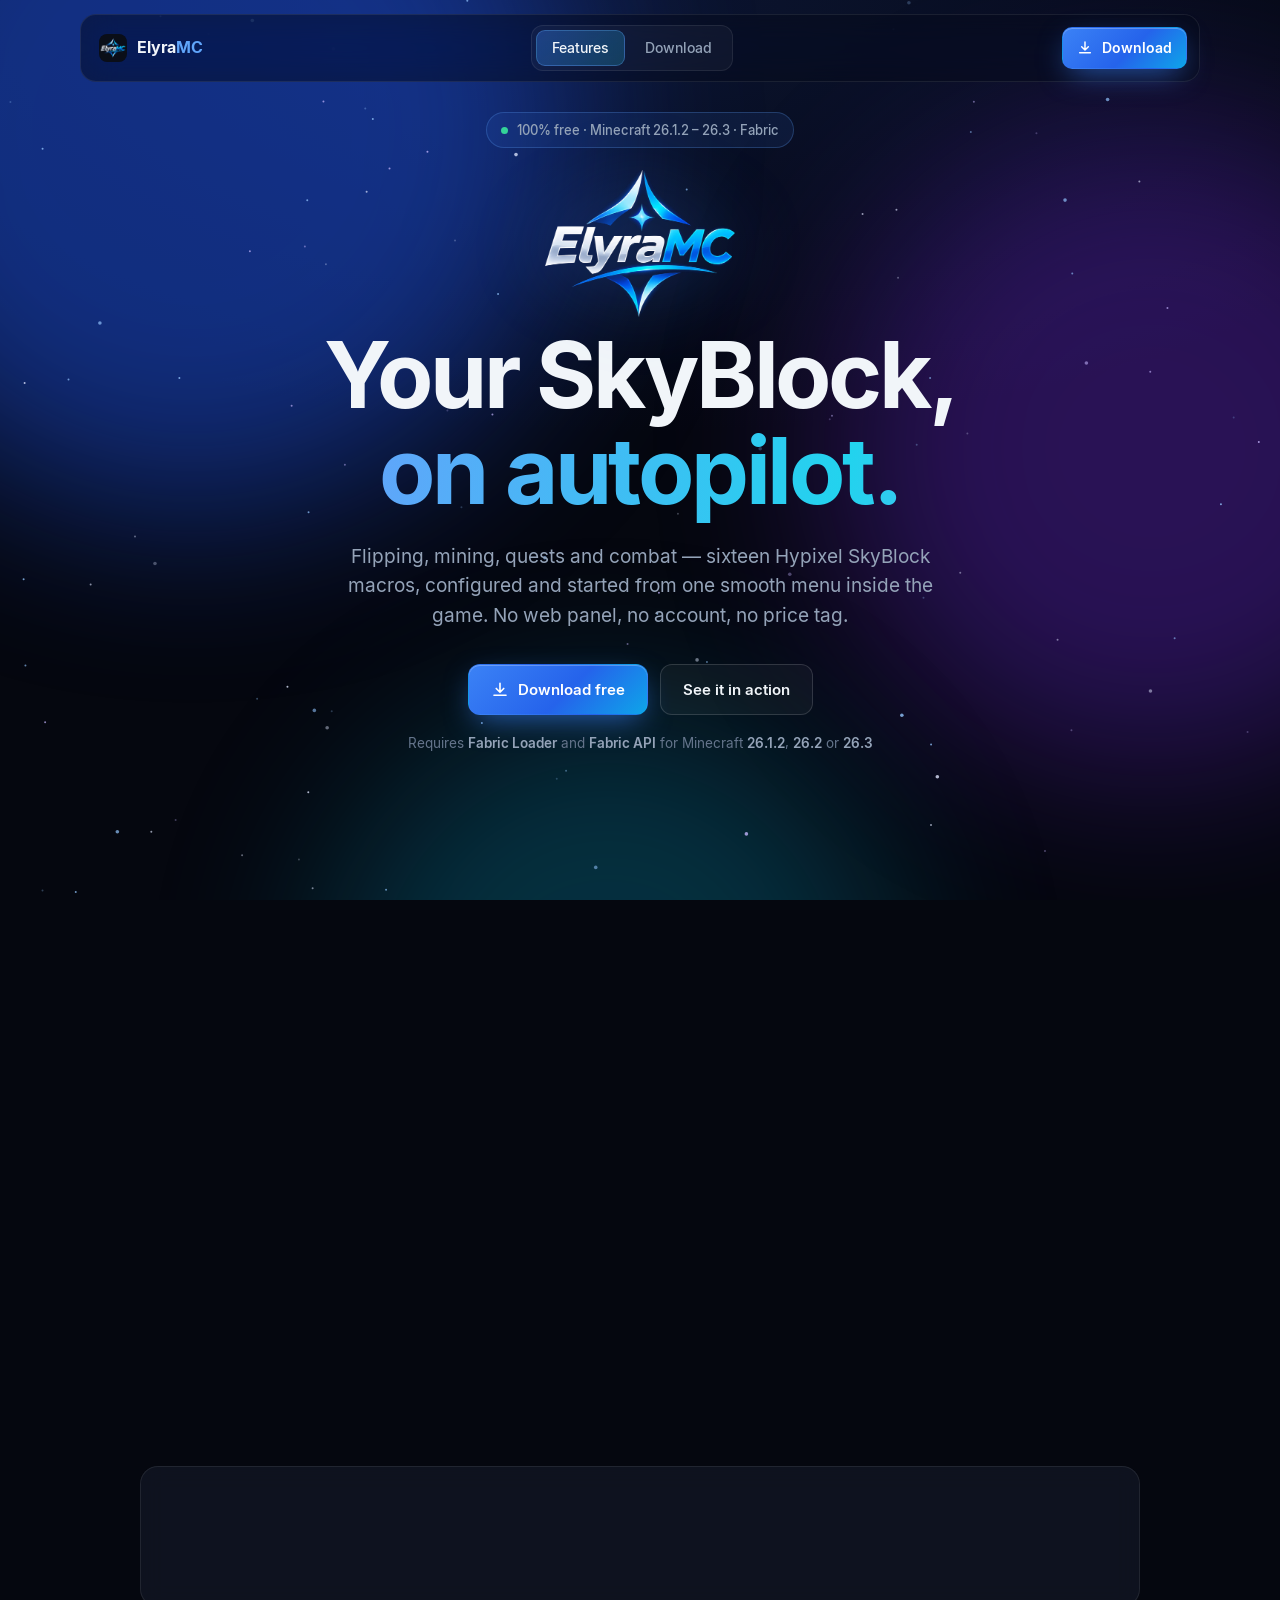
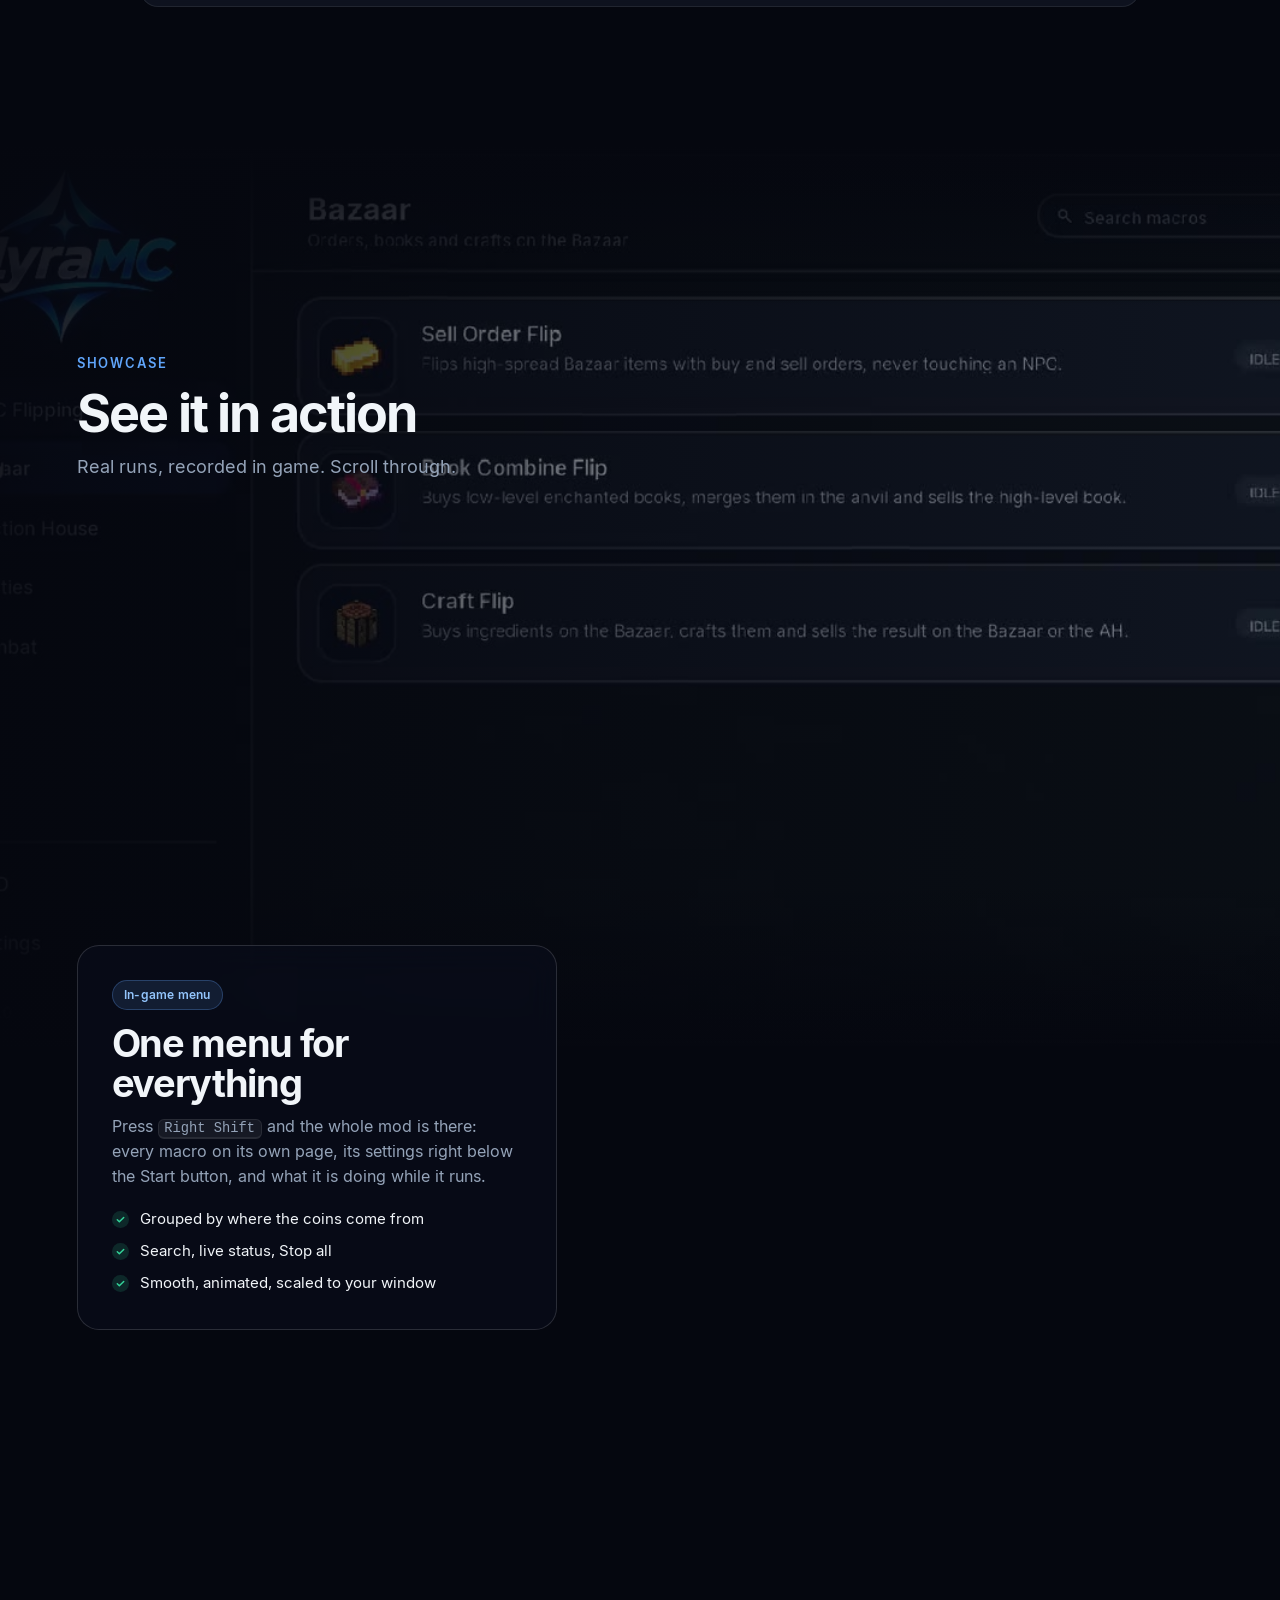
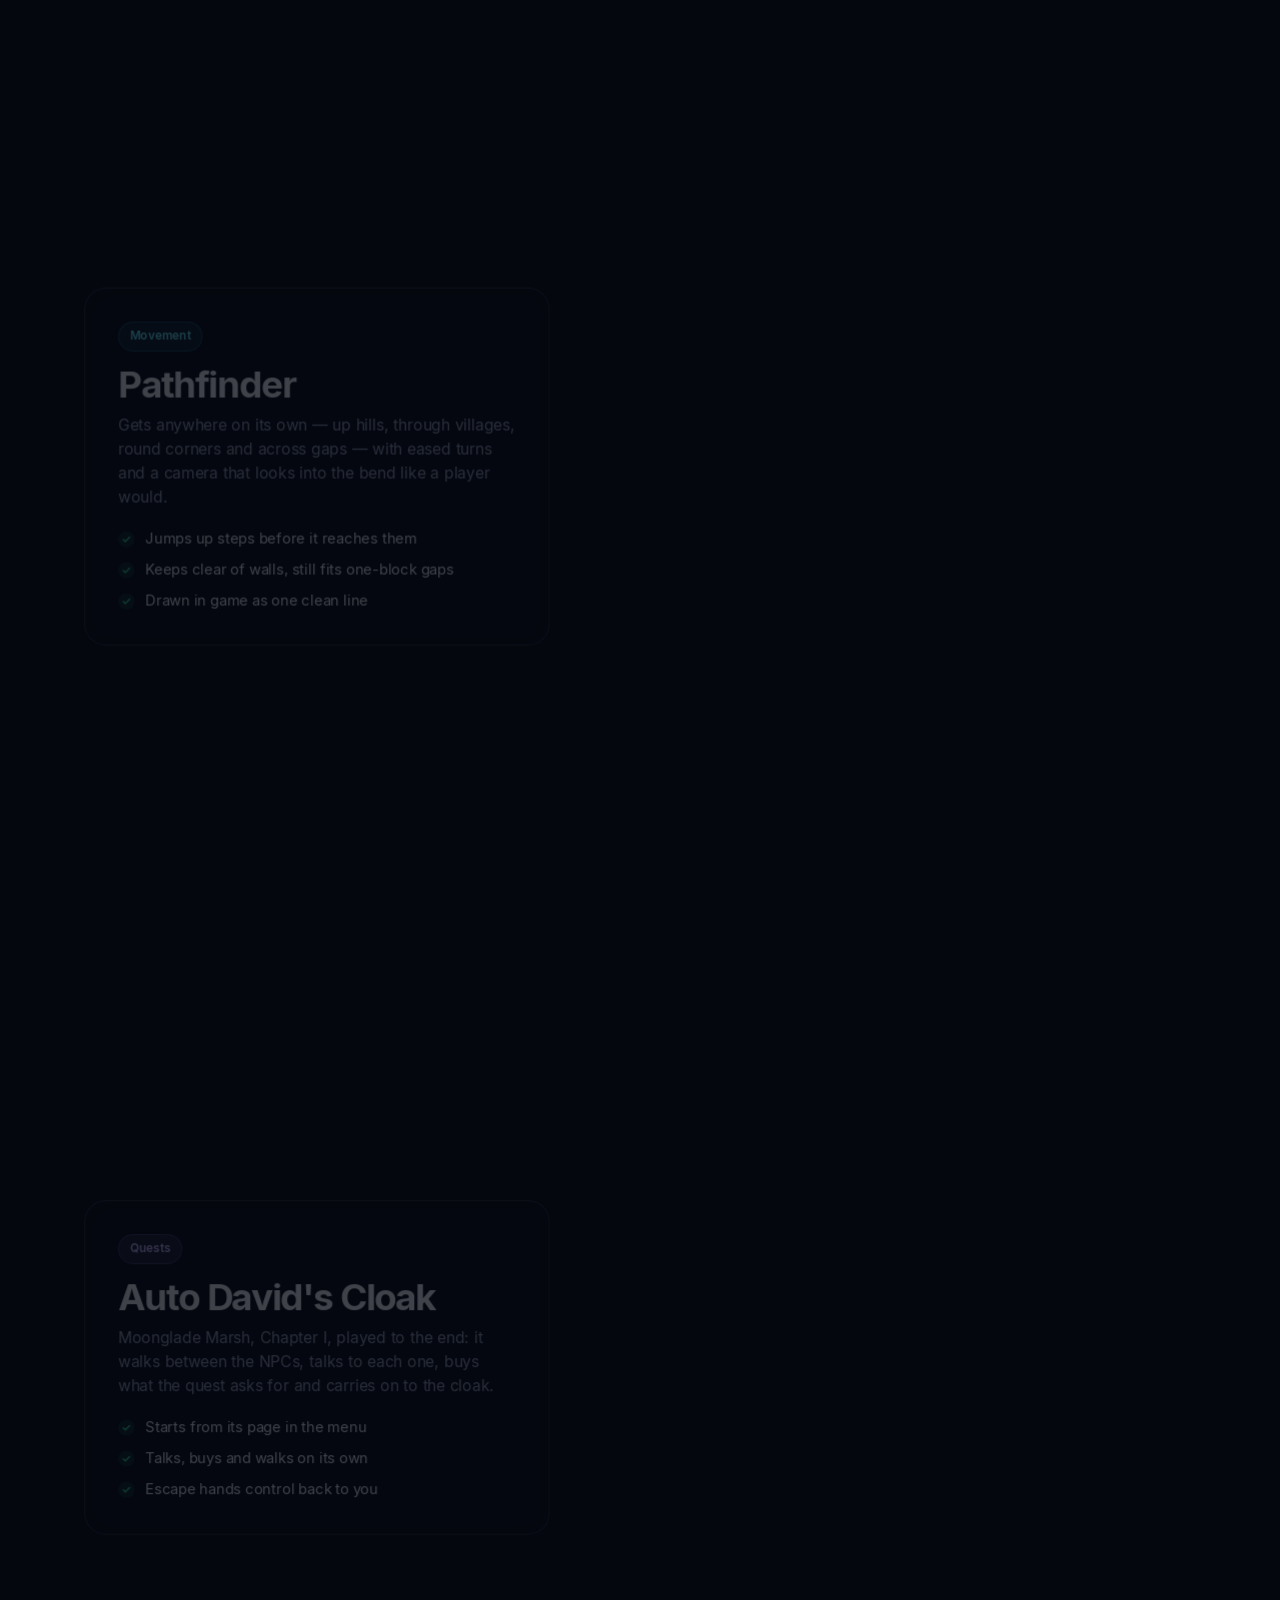
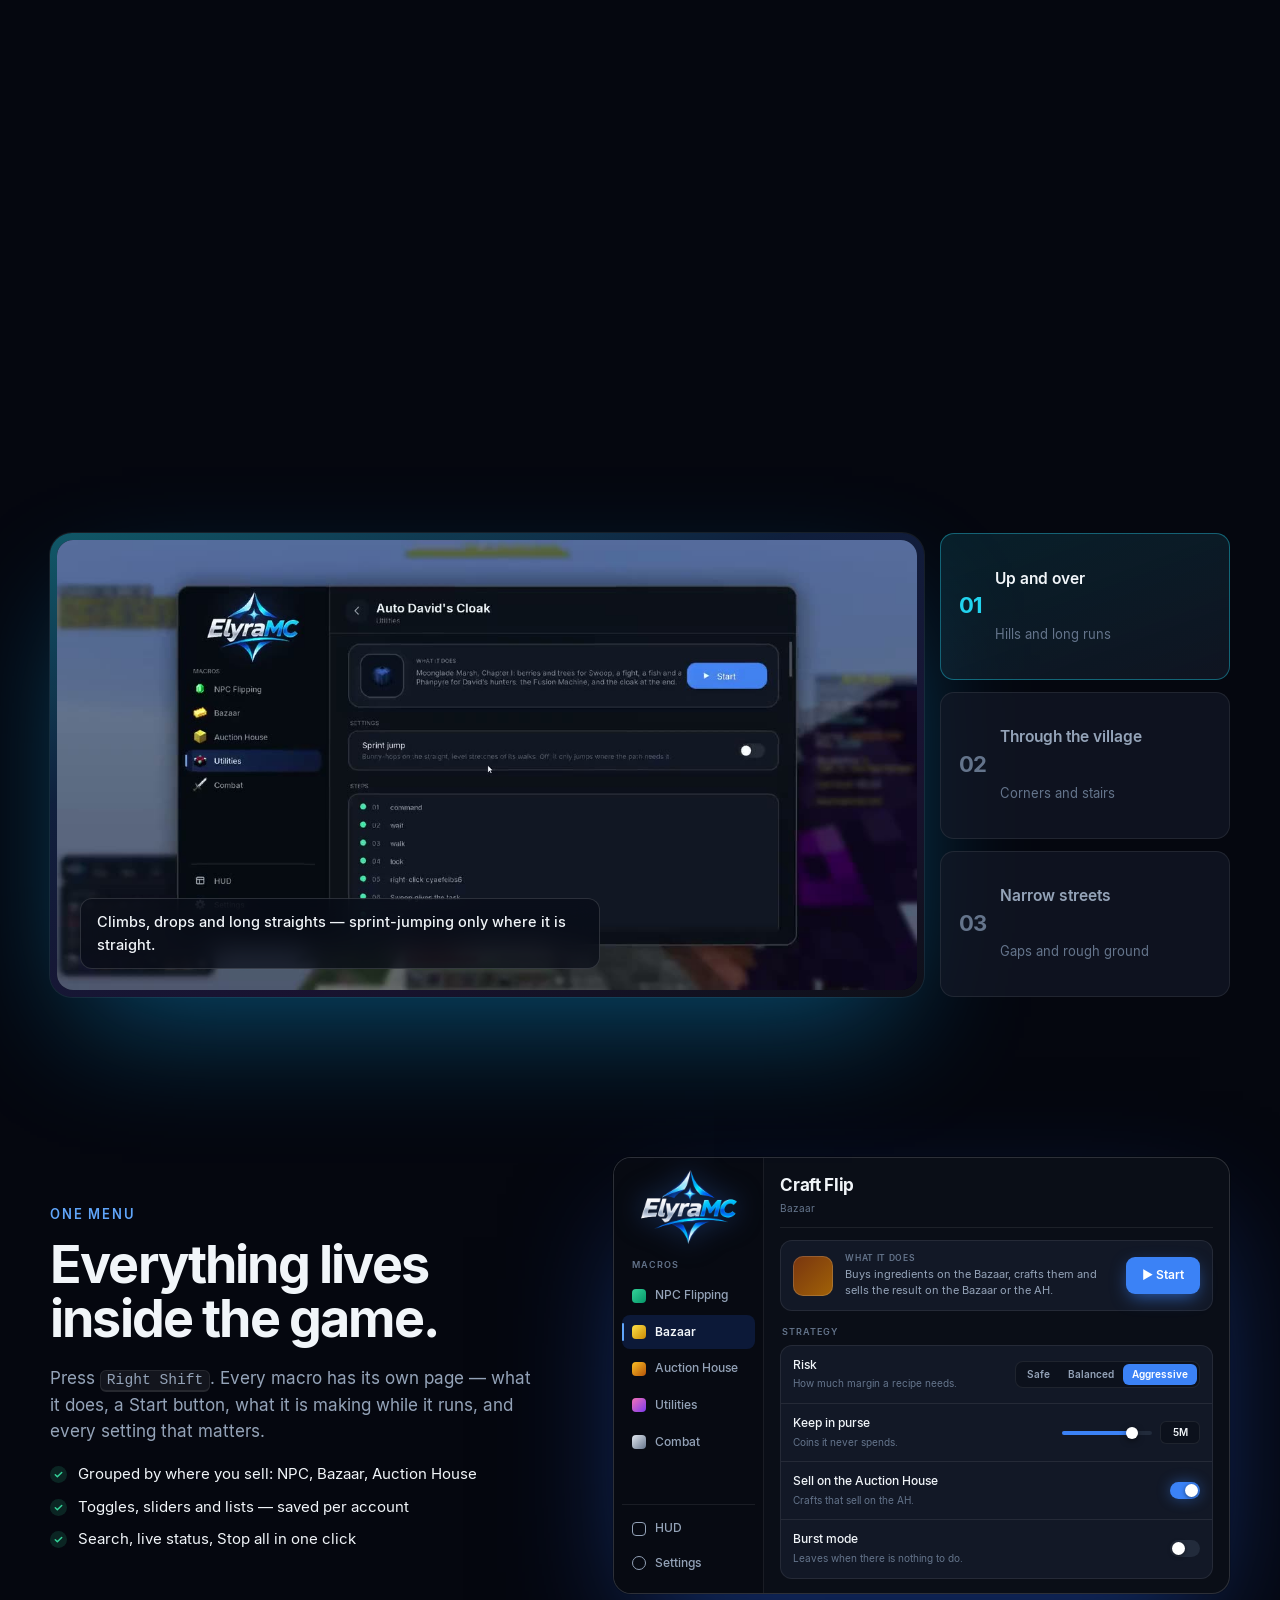
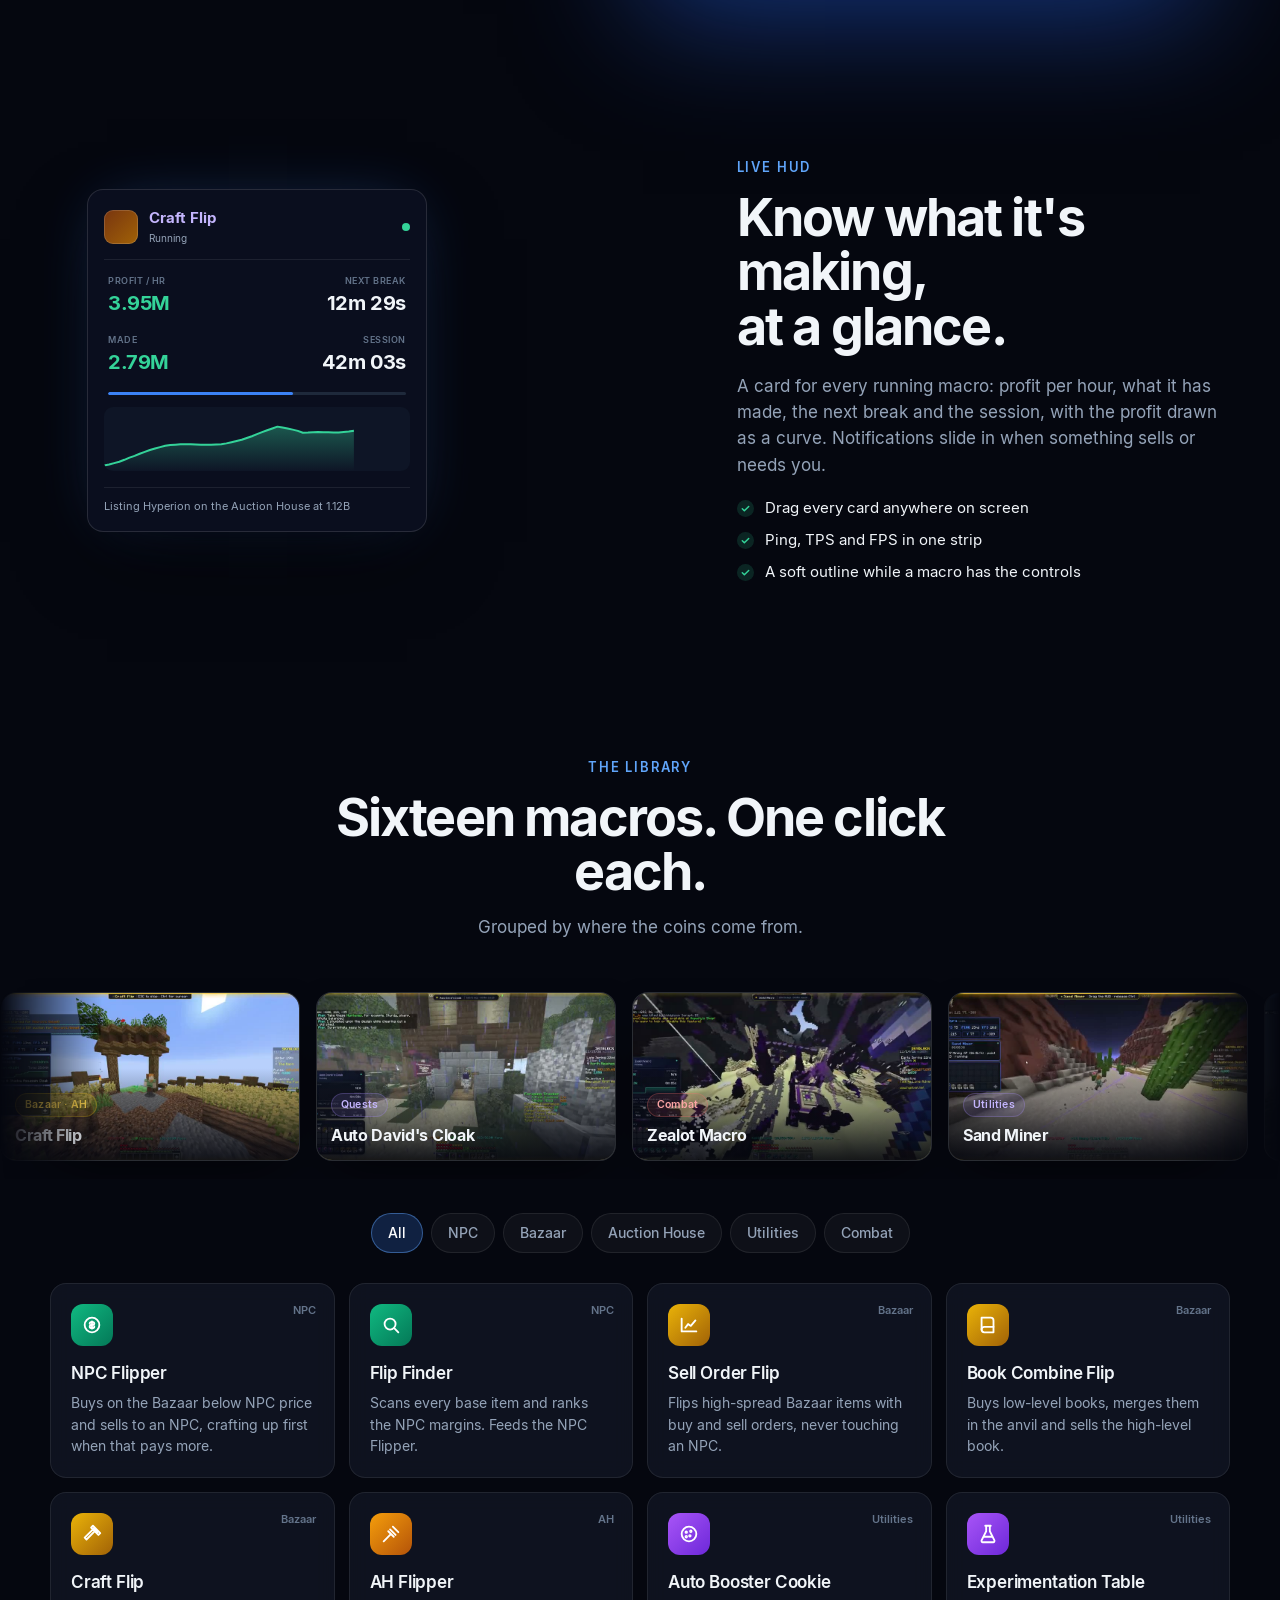
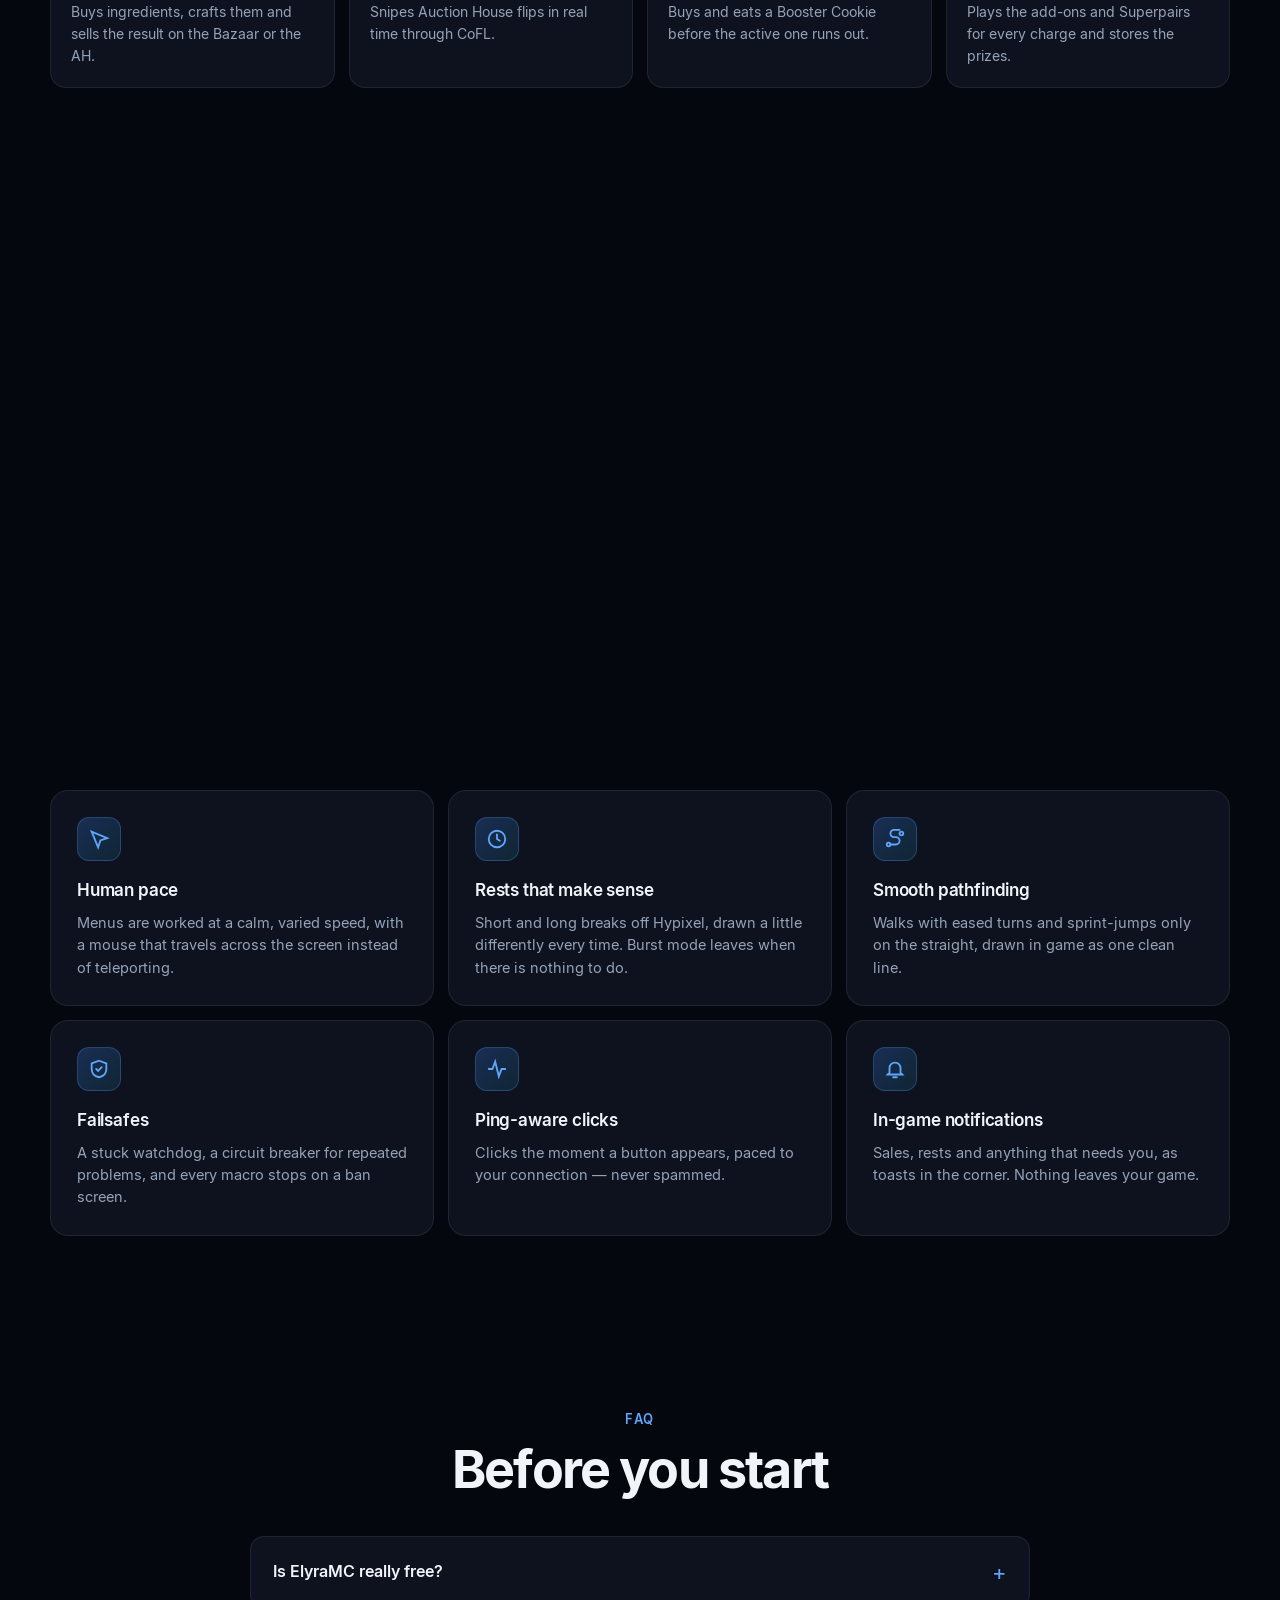
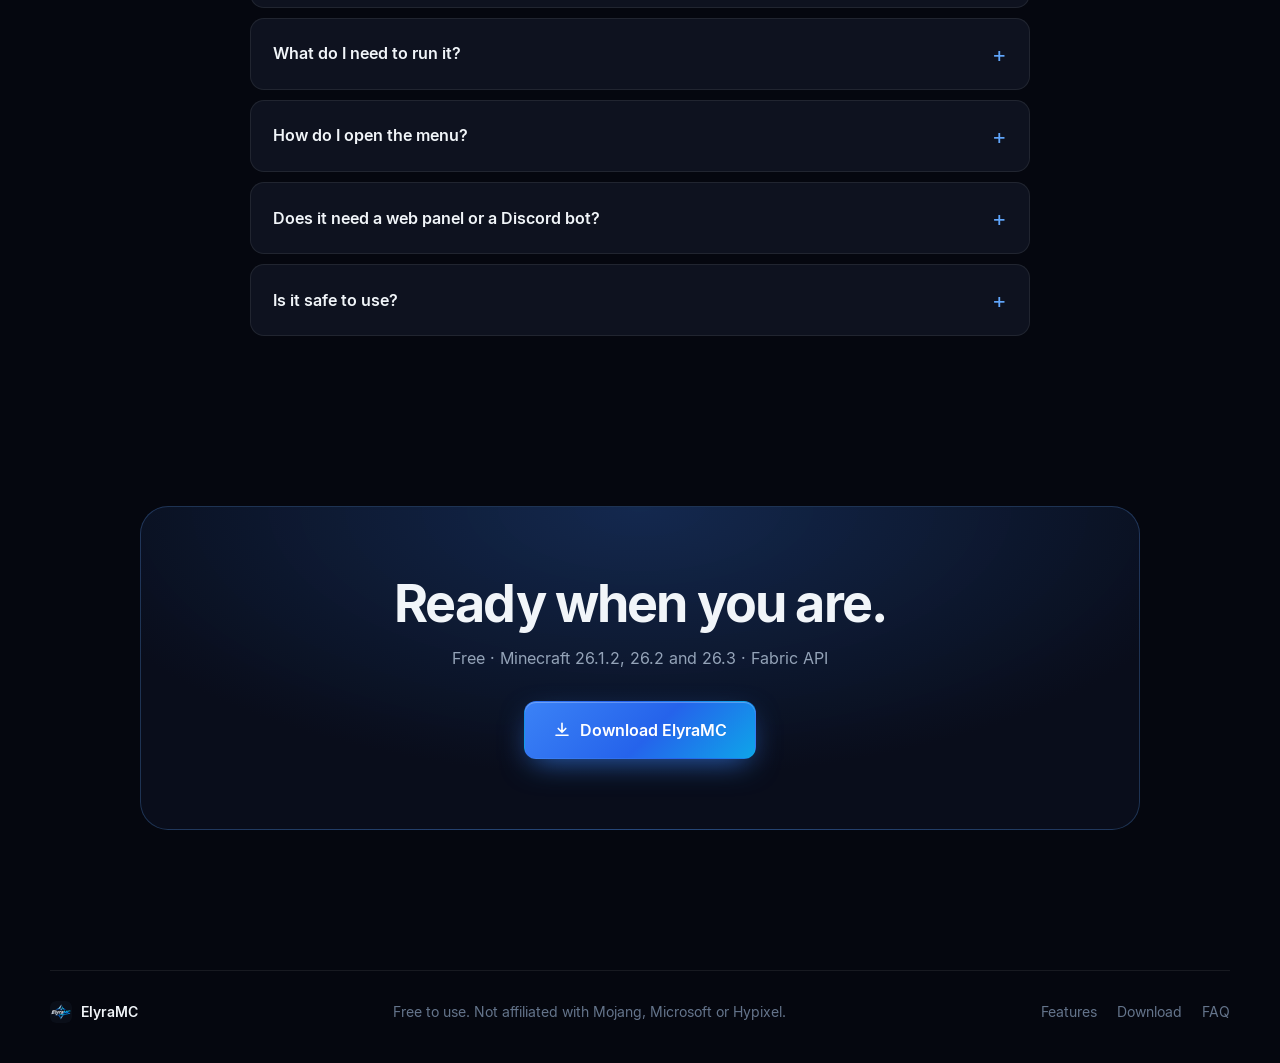
<file: index.html>
<!doctype html>
<html lang="en">
<head>
  <meta charset="utf-8">
  <meta name="viewport" content="width=device-width, initial-scale=1">
  <title>ElyraMC — Free Hypixel SkyBlock Macros</title>
  <meta name="description" content="ElyraMC is a free Fabric mod for Minecraft 26.1.2, 26.2 and 26.3 with Hypixel SkyBlock macros — flipping, mining, quests and combat — run from one smooth in-game menu.">
  <meta name="theme-color" content="#05070f">
  <meta name="robots" content="index, follow">
  <link rel="canonical" href="https://miniespe.github.io/elyramc/">
  <!-- Open Graph / Twitter: link previews + discovery -->
  <meta property="og:type" content="website">
  <meta property="og:site_name" content="ElyraMC">
  <meta property="og:title" content="ElyraMC — Free Hypixel SkyBlock Macros">
  <meta property="og:description" content="A free Fabric mod for Minecraft 26.1.2, 26.2 and 26.3: Hypixel SkyBlock macros — flipping, mining, quests and combat — from one in-game menu.">
  <meta property="og:url" content="https://miniespe.github.io/elyramc/">
  <meta property="og:image" content="https://miniespe.github.io/elyramc/assets/img/shot-title.png">
  <meta name="twitter:card" content="summary_large_image">
  <meta name="twitter:title" content="ElyraMC — Free Hypixel SkyBlock Macros">
  <meta name="twitter:description" content="Free Fabric mod for Minecraft 26.1.2, 26.2 and 26.3 — Hypixel SkyBlock macros from one in-game menu.">
  <meta name="twitter:image" content="https://miniespe.github.io/elyramc/assets/img/shot-title.png">
  <link rel="icon" href="assets/img/icon.png">
  <link rel="stylesheet" href="style.css">
</head>
<body>
  <canvas id="sky" aria-hidden="true"></canvas>
  <div class="aurora" aria-hidden="true"><span></span><span></span><span></span></div>

  <header class="nav" id="nav">
    <a class="brand" href="#features" data-tab="features">
      <img src="assets/img/icon.png" alt="" width="28" height="28">
      <span>Elyra<b>MC</b></span>
    </a>
    <nav class="tabs" role="tablist">
      <a href="#features" data-tab="features" role="tab">Features</a>
      <a href="#download" data-tab="download" role="tab">Download</a>
      <span class="tab-pill" aria-hidden="true"></span>
    </nav>
    <a class="btn btn-primary btn-sm" href="#download" data-tab="download">
      <svg viewBox="0 0 24 24" aria-hidden="true"><path d="M12 3v12m0 0l-5-5m5 5l5-5M4 19h16"/></svg>
      Download
    </a>
  </header>

  <!-- ═══════════════════════════════ FEATURES ═══════════════════════════════ -->
  <main class="view" id="view-features">

    <section class="hero">
      <div class="badge reveal"><span class="dot"></span>100% free · Minecraft 26.1.2 – 26.3 · Fabric</div>
      <img class="hero-logo reveal" src="assets/img/logo.png" alt="ElyraMC" width="512" height="395">
      <h1 class="reveal">Your SkyBlock,<br><span class="grad">on autopilot.</span></h1>
      <p class="lead reveal">Flipping, mining, quests and combat — sixteen Hypixel SkyBlock macros, configured and started from one smooth menu inside the game. No web panel, no account, no price tag.</p>
      <div class="cta reveal">
        <a class="btn btn-primary" href="#download" data-tab="download">
          <svg viewBox="0 0 24 24" aria-hidden="true"><path d="M12 3v12m0 0l-5-5m5 5l5-5M4 19h16"/></svg>
          Download free
        </a>
        <a class="btn btn-ghost" href="#showcase">See it in action</a>
      </div>
      <p class="req reveal">Requires <b>Fabric Loader</b> and <b>Fabric API</b> for Minecraft <b>26.1.2</b>, <b>26.2</b> or <b>26.3</b></p>

      <div class="hero-shot reveal">
        <div class="frame">
          <video src="assets/video/title.mp4" poster="assets/video/title.jpg" autoplay muted loop playsinline aria-label="ElyraMC's animated title screen in Minecraft"></video>
        </div>
      </div>
    </section>

    <section class="stats">
      <div class="stat reveal"><b data-count="16">0</b><span>macros</span></div>
      <div class="stat reveal"><b data-count="3">0</b><span>Minecraft versions</span></div>
      <div class="stat reveal"><b data-count="0">0</b><span>web panels</span></div>
      <div class="stat reveal"><b>Free</b><span>forever</span></div>
    </section>

    <!-- Showcase: the video behind the text changes as you scroll. -->
    <section class="showcase" id="showcase">
      <div class="showcase-stage" aria-hidden="true">
        <div class="video" data-local="assets/video/ui.mp4" data-poster="assets/video/ui.jpg"></div>
        <div class="video" data-local="assets/video/pf-1.mp4" data-poster="assets/video/pf-1.jpg"></div>
        <div class="video" data-local="assets/video/david.mp4" data-poster="assets/video/david.jpg"></div>
        <div class="stage-shade"></div>
      </div>
      <div class="showcase-head">
        <span class="eyebrow">Showcase</span>
        <h2>See it in action</h2>
        <p>Real runs, recorded in game. Scroll through.</p>
      </div>
      <div class="chapter" data-index="0">
        <div class="chapter-card">
          <span class="chip chip-ui">In-game menu</span>
          <h3>One menu for everything</h3>
          <p>Press <kbd>Right Shift</kbd> and the whole mod is there: every macro on its own page, its settings right below the Start button, and what it is doing while it runs.</p>
          <ul class="ticks"><li>Grouped by where the coins come from</li><li>Search, live status, Stop all</li><li>Smooth, animated, scaled to your window</li></ul>
        </div>
      </div>
      <div class="chapter" data-index="1">
        <div class="chapter-card">
          <span class="chip chip-path">Movement</span>
          <h3>Pathfinder</h3>
          <p>Gets anywhere on its own — up hills, through villages, round corners and across gaps — with eased turns and a camera that looks into the bend like a player would.</p>
          <ul class="ticks"><li>Jumps up steps before it reaches them</li><li>Keeps clear of walls, still fits one-block gaps</li><li>Drawn in game as one clean line</li></ul>
        </div>
      </div>
      <div class="chapter" data-index="2">
        <div class="chapter-card">
          <span class="chip chip-other">Quests</span>
          <h3>Auto David's Cloak</h3>
          <p>Moonglade Marsh, Chapter I, played to the end: it walks between the NPCs, talks to each one, buys what the quest asks for and carries on to the cloak.</p>
          <ul class="ticks"><li>Starts from its page in the menu</li><li>Talks, buys and walks on its own</li><li>Escape hands control back to you</li></ul>
        </div>
      </div>
    </section>

    <!-- The pathfinder on three different runs. -->
    <section class="pf" id="pathfinder">
      <div class="section-head reveal">
        <span class="eyebrow">Pathfinder</span>
        <h2>Any terrain. No snapping.</h2>
        <p>Three unedited runs. Pick one, or let them play through.</p>
      </div>
      <div class="pf-player reveal">
        <div class="pf-frame">
          <video id="pfVideo" muted playsinline preload="none" poster="assets/video/pf-1.jpg"></video>
          <div class="pf-caption" id="pfCaption"></div>
        </div>
        <div class="pf-tabs" role="tablist">
          <button class="on" role="tab" data-src="assets/video/pf-1.mp4" data-poster="assets/video/pf-1.jpg" data-cap="Climbs, drops and long straights — sprint-jumping only where it is straight.">
            <span class="pf-num">01</span><b>Up and over</b><small>Hills and long runs</small><i class="pf-prog"></i>
          </button>
          <button role="tab" data-src="assets/video/pf-2.mp4" data-poster="assets/video/pf-2.jpg" data-cap="Tight corners between houses, with the camera easing into each turn.">
            <span class="pf-num">02</span><b>Through the village</b><small>Corners and stairs</small><i class="pf-prog"></i>
          </button>
          <button role="tab" data-src="assets/video/pf-3.mp4" data-poster="assets/video/pf-3.jpg" data-cap="Narrow paths and broken ground, never brushing a wall or a fence.">
            <span class="pf-num">03</span><b>Narrow streets</b><small>Gaps and rough ground</small><i class="pf-prog"></i>
          </button>
        </div>
      </div>
    </section>

    <!-- The menu, live. -->
    <section class="split">
      <div class="split-text reveal">
        <span class="eyebrow">One menu</span>
        <h2>Everything lives<br>inside the game.</h2>
        <p>Press <kbd>Right Shift</kbd>. Every macro has its own page — what it does, a Start button, what it is making while it runs, and every setting that matters.</p>
        <ul class="ticks"><li>Grouped by where you sell: NPC, Bazaar, Auction House</li><li>Toggles, sliders and lists — saved per account</li><li>Search, live status, Stop all in one click</li></ul>
      </div>
      <div class="split-art reveal">
        <div class="mock-menu" id="mockMenu">
          <aside>
            <img src="assets/img/logo.png" alt="" class="mm-logo">
            <small>MACROS</small>
            <a class="mm-nav on"><i class="ic ic-npc"></i>NPC Flipping</a>
            <a class="mm-nav"><i class="ic ic-bz"></i>Bazaar</a>
            <a class="mm-nav"><i class="ic ic-ah"></i>Auction House</a>
            <a class="mm-nav"><i class="ic ic-ut"></i>Utilities</a>
            <a class="mm-nav"><i class="ic ic-cb"></i>Combat</a>
            <div class="mm-bottom"><a class="mm-nav"><i class="ic ic-hud"></i>HUD</a><a class="mm-nav"><i class="ic ic-set"></i>Settings</a></div>
          </aside>
          <div class="mm-main">
            <div class="mm-head"><div><b>Craft Flip</b><small>Bazaar</small></div><span class="mm-run">● 1 running</span></div>
            <div class="mm-hero">
              <div class="mm-tile"></div>
              <p><small>WHAT IT DOES</small>Buys ingredients on the Bazaar, crafts them and sells the result on the Bazaar or the AH.</p>
              <button class="mm-start" id="mmStart"><span>▶</span> Start</button>
            </div>
            <small class="mm-group">STRATEGY</small>
            <div class="mm-card">
              <div class="mm-row"><div><b>Risk</b><small>How much margin a recipe needs.</small></div><div class="seg" id="mmSeg"><span>Safe</span><span class="on">Balanced</span><span>Aggressive</span></div></div>
              <div class="mm-row"><div><b>Keep in purse</b><small>Coins it never spends.</small></div><div class="slider"><i id="mmSlide"></i><em id="mmSlideVal">2.5M</em></div></div>
              <div class="mm-row"><div><b>Sell on the Auction House</b><small>Crafts that sell on the AH.</small></div><div class="tgl on" data-tgl></div></div>
              <div class="mm-row"><div><b>Burst mode</b><small>Leaves when there is nothing to do.</small></div><div class="tgl" data-tgl></div></div>
            </div>
          </div>
        </div>
      </div>
    </section>

    <!-- The HUD, live. -->
    <section class="split split-rev">
      <div class="split-text reveal">
        <span class="eyebrow">Live HUD</span>
        <h2>Know what it's making,<br>at a glance.</h2>
        <p>A card for every running macro: profit per hour, what it has made, the next break and the session, with the profit drawn as a curve. Notifications slide in when something sells or needs you.</p>
        <ul class="ticks"><li>Drag every card anywhere on screen</li><li>Ping, TPS and FPS in one strip</li><li>A soft outline while a macro has the controls</li></ul>
      </div>
      <div class="split-art reveal">
        <div class="hud-wrap">
          <div class="hud-card">
            <div class="hud-head"><div class="hud-tile"></div><div><b>Craft Flip</b><small>Running</small></div><span class="live"></span></div>
            <div class="hud-grid">
              <div><small>PROFIT / HR</small><b class="good" data-money="4820000">0</b></div>
              <div class="r"><small>NEXT BREAK</small><b id="hudBreak">12m 30s</b></div>
              <div><small>MADE</small><b class="good" data-money="3410000">0</b></div>
              <div class="r"><small>SESSION</small><b id="hudSession">42m 02s</b></div>
            </div>
            <div class="hud-bar"><i></i></div>
            <svg class="hud-spark" viewBox="0 0 300 60" preserveAspectRatio="none" aria-hidden="true">
              <defs><linearGradient id="sparkFill" x1="0" y1="0" x2="0" y2="1"><stop offset="0" stop-color="#34d399" stop-opacity=".35"/><stop offset="1" stop-color="#34d399" stop-opacity="0"/></linearGradient></defs>
              <path class="spark-fill" d=""/><path class="spark-line" d=""/>
            </svg>
            <p class="hud-step">Listing Hyperion on the Auction House at 1.12B</p>
          </div>
          <div class="toast t1"><i class="tb good"></i><div><b>Sold Hyperion</b><small>+18.4M profit after tax</small></div></div>
          <div class="toast t2"><i class="tb warn"></i><div><b>Short rest</b><small>Back in 11 minutes</small></div></div>
        </div>
      </div>
    </section>

    <!-- Every macro. -->
    <section class="library" id="macros">
      <div class="section-head reveal">
        <span class="eyebrow">The library</span>
        <h2>Sixteen macros. One click each.</h2>
        <p>Grouped by where the coins come from.</p>
      </div>
      <!-- Real runs of a few of them, drifting sideways. Click one to watch it bigger. -->
      <div class="reel reveal" id="reel" aria-label="Macro clips">
        <div class="reel-track" id="reelTrack"></div>
      </div>
      <div class="filters reveal" id="filters">
        <button class="on" data-f="all">All</button>
        <button data-f="npc">NPC</button>
        <button data-f="bz">Bazaar</button>
        <button data-f="ah">Auction House</button>
        <button data-f="ut">Utilities</button>
        <button data-f="cb">Combat</button>
      </div>
      <div class="grid" id="grid"></div>
    </section>

    <!-- Why it holds up. -->
    <section class="why">
      <div class="section-head reveal">
        <span class="eyebrow">Under the hood</span>
        <h2>Built to look like a person.</h2>
      </div>
      <div class="why-grid">
        <div class="why-card reveal"><i class="wi wi-pace"></i><h4>Human pace</h4><p>Menus are worked at a calm, varied speed, with a mouse that travels across the screen instead of teleporting.</p></div>
        <div class="why-card reveal"><i class="wi wi-rest"></i><h4>Rests that make sense</h4><p>Short and long breaks off Hypixel, drawn a little differently every time. Burst mode leaves when there is nothing to do.</p></div>
        <div class="why-card reveal"><i class="wi wi-path"></i><h4>Smooth pathfinding</h4><p>Walks with eased turns and sprint-jumps only on the straight, drawn in game as one clean line.</p></div>
        <div class="why-card reveal"><i class="wi wi-safe"></i><h4>Failsafes</h4><p>A stuck watchdog, a circuit breaker for repeated problems, and every macro stops on a ban screen.</p></div>
        <div class="why-card reveal"><i class="wi wi-ping"></i><h4>Ping-aware clicks</h4><p>Clicks the moment a button appears, paced to your connection — never spammed.</p></div>
        <div class="why-card reveal"><i class="wi wi-bell"></i><h4>In-game notifications</h4><p>Sales, rests and anything that needs you, as toasts in the corner. Nothing leaves your game.</p></div>
      </div>
    </section>

    <section class="faq" id="faq">
      <div class="section-head reveal"><span class="eyebrow">FAQ</span><h2>Before you start</h2></div>
      <div class="faq-list">
        <details class="reveal"><summary>Is ElyraMC really free?</summary><p>Yes. No licence, no account, no subscription. Download the jar and play.</p></details>
        <details class="reveal"><summary>What do I need to run it?</summary><p>Minecraft <b>26.1.2</b>, <b>26.2</b> or <b>26.3</b> with <b>Fabric Loader</b> and <b>Fabric API</b> installed. ElyraMC is a single jar that goes in your <code>mods</code> folder — pick the one for your version on the Download page.</p></details>
        <details class="reveal"><summary>How do I open the menu?</summary><p>Join a world or a server and press <kbd>Right Shift</kbd>. You can change the key in the menu's Settings.</p></details>
        <details class="reveal"><summary>Does it need a web panel or a Discord bot?</summary><p>No. Everything — every macro, setting and notification — lives inside the game.</p></details>
        <details class="reveal"><summary>Is it safe to use?</summary><p>Macros are against Hypixel's rules, and no mod can promise you will never be caught. ElyraMC is built to behave like a person and stops everything on a ban screen, but you use it at your own risk.</p></details>
      </div>
    </section>

    <section class="final reveal">
      <h2>Ready when you are.</h2>
      <p>Free · Minecraft 26.1.2, 26.2 and 26.3 · Fabric API</p>
      <a class="btn btn-primary btn-lg" href="#download" data-tab="download">
        <svg viewBox="0 0 24 24" aria-hidden="true"><path d="M12 3v12m0 0l-5-5m5 5l5-5M4 19h16"/></svg>
        Download ElyraMC
      </a>
    </section>
  </main>

  <!-- ═══════════════════════════════ DOWNLOAD ═══════════════════════════════ -->
  <main class="view" id="view-download" hidden>
    <section class="dl">
      <div class="dl-head reveal">
        <span class="eyebrow">Download</span>
        <h1>Get Elyra<span class="grad">MC</span></h1>
        <p>One jar. Free, for good.</p>
      </div>

      <!-- Pick the Minecraft version; the card, the steps and the button follow it (app.js, VERSIONS). -->
      <div class="ver reveal">
        <span class="ver-label">Minecraft version</span>
        <div class="ver-seg" id="verSeg" role="radiogroup" aria-label="Minecraft version">
          <button role="radio" data-v="26.3">26.3<em>Latest</em></button>
          <button role="radio" data-v="26.2">26.2</button>
          <button role="radio" data-v="26.1.2">26.1.2</button>
          <span class="ver-pill" aria-hidden="true"></span>
        </div>
      </div>

      <div class="dl-card reveal" id="dlCard">
        <img src="assets/img/icon.png" alt="" class="dl-icon" width="72" height="72">
        <div class="dl-info">
          <b>ElyraMC <span data-dl="mod">1.1.0</span></b>
          <div class="dl-tags"><span>Minecraft <i data-dl="mc">26.1.2</i></span><span>Fabric</span><span data-dl="size">2.6 MB</span></div>
          <code class="dl-sha" title="SHA-256" data-dl="sha">SHA-256 da5a0fbd…3cbd2814</code>
        </div>
        <a class="btn btn-primary btn-lg" id="dlBtn" href="downloads/elyramc-1.1.0-26.1.2.jar" download>
          <svg viewBox="0 0 24 24" aria-hidden="true"><path d="M12 3v12m0 0l-5-5m5 5l5-5M4 19h16"/></svg>
          Download for <span data-dl="mc">26.1.2</span>
        </a>
      </div>

      <div class="steps">
        <div class="step reveal">
          <span class="num">1</span>
          <h4>Install Fabric Loader</h4>
          <p>Run the Fabric installer and pick Minecraft <b data-dl="mc">26.1.2</b>, or create a Fabric <span data-dl="mc">26.1.2</span> instance in Prism, MultiMC or Modrinth.</p>
          <a class="link" href="https://fabricmc.net/use/installer/" target="_blank" rel="noopener">fabricmc.net/use/installer ↗</a>
        </div>
        <div class="step reveal">
          <span class="num">2</span>
          <h4>Add Fabric API</h4>
          <p>Download Fabric API for <b data-dl="mc">26.1.2</b> and drop it into your <code>mods</code> folder. ElyraMC needs it to load.</p>
          <a class="link" id="fapiLink" href="https://modrinth.com/mod/fabric-api/versions?g=26.1.2" target="_blank" rel="noopener">modrinth.com/mod/fabric-api ↗</a>
        </div>
        <div class="step reveal">
          <span class="num">3</span>
          <h4>Drop in ElyraMC</h4>
          <p>Put <code data-dl="file">elyramc-1.1.0-26.1.2.jar</code> in the same <code>mods</code> folder, start the game, join SkyBlock and press <kbd>Right Shift</kbd>.</p>
        </div>
      </div>

      <div class="dl-note reveal">
        <i class="wi wi-safe"></i>
        <p>Macros are against Hypixel's rules. ElyraMC is free and comes with no warranty — use it at your own risk.</p>
      </div>

      <div class="changelog reveal">
        <h3>What's new in 1.1.0</h3>
        <ul>
          <li>Now for Minecraft <b>26.2</b> and <b>26.3</b> too, alongside 26.1.2 — pick yours above</li>
          <li>Path, block-breaking and Sand Miner overlays drawn with the new renderer on 26.2 and 26.3</li>
          <li>Moving a config over from 26.1.2 to 26.3? Set the menu key again in Settings — 26.3 numbers its keys differently</li>
        </ul>
        <h3 style="margin-top:22px">What's in 1.0.1</h3>
        <ul>
          <li>Smoother pathfinding: no more walking past a point and turning back to it</li>
          <li>Turns round cleanly when the goal is behind, instead of circling it</li>
          <li>Jumps up steps before reaching them, timed to the game's own physics</li>
          <li>A more human camera while walking: it looks ahead into turns and eases in and out</li>
          <li>Keeps clear of walls and fences, and still fits through one-block gaps</li>
          <li><code>/elyramc pathfinder goto &lt;x&gt; &lt;y&gt; &lt;z&gt;</code> to try the pathfinder by hand</li>
        </ul>
        <h3 style="margin-top:22px">What's in 1.0.0</h3>
        <ul>
          <li>A new in-game menu: a page per macro with Start, live stats and settings</li>
          <li>Animated ElyraMC title screen</li>
          <li>Live HUD with profit curve, and in-game notifications</li>
          <li>Cleaner pathfinding ESP</li>
          <li>Sixteen macros across NPC, Bazaar, AH, utilities and combat</li>
        </ul>
      </div>
    </section>
  </main>

  <!-- A macro clip, bigger. -->
  <dialog class="lightbox" id="lightbox" aria-label="Macro clip">
    <button class="lb-close" id="lbClose" aria-label="Close">×</button>
    <video id="lbVideo" muted loop playsinline></video>
    <div class="lb-cap"><span class="chip" id="lbChip"></span><b id="lbName"></b><p id="lbDesc"></p></div>
  </dialog>

  <footer class="foot">
    <div class="foot-brand"><img src="assets/img/icon.png" alt="" width="22" height="22"><span>ElyraMC</span></div>
    <p>Free to use. Not affiliated with Mojang, Microsoft or Hypixel.</p>
    <nav><a href="#features" data-tab="features">Features</a><a href="#download" data-tab="download">Download</a><a href="#faq" data-tab="features">FAQ</a></nav>
  </footer>

  <script src="app.js"></script>
  <!-- Analytics: GoatCounter — privacy-friendly, no cookies. Register the site code 'elyramc' at goatcounter.com (free). If that code is taken, change the subdomain below. -->
  <script data-goatcounter="https://elyramc.goatcounter.com/count"
          async src="//gc.zgo.at/count.js"></script>
</body>
</html>
</file>
<file: style.css>
/* ElyraMC — the download site. The same palette as the in-game UI: deep navy glass, one
   blue-to-cyan accent from the logo, a violet glow, Inter. */

@font-face { font-family: "Inter"; src: url("assets/fonts/inter_regular.ttf") format("truetype"); font-weight: 400; font-display: swap; }
@font-face { font-family: "Inter"; src: url("assets/fonts/inter_medium.ttf") format("truetype"); font-weight: 500; font-display: swap; }
@font-face { font-family: "Inter"; src: url("assets/fonts/inter_semibold.ttf") format("truetype"); font-weight: 600; font-display: swap; }
@font-face { font-family: "Inter"; src: url("assets/fonts/inter_bold.ttf") format("truetype"); font-weight: 700 800; font-display: swap; }

:root {
  --bg: #05070f;
  --bg-2: #0a0f1e;
  --card: rgba(18, 24, 38, 0.72);
  --card-solid: #121826;
  --line: rgba(255, 255, 255, 0.08);
  --line-2: rgba(255, 255, 255, 0.14);
  --text: #f1f5f9;
  --dim: #94a3b8;
  --faint: #64748b;
  --accent: #3b82f6;
  --accent-2: #60a5fa;
  --cyan: #22d3ee;
  --violet: #8b5cf6;
  --good: #34d399;
  --warn: #fbbf24;
  --radius: 18px;
  --ease: cubic-bezier(.2, .8, .2, 1);
}

* { box-sizing: border-box; margin: 0; padding: 0; }
html { scroll-behavior: smooth; }
body {
  font-family: "Inter", system-ui, sans-serif;
  background: var(--bg);
  color: var(--text);
  line-height: 1.55;
  -webkit-font-smoothing: antialiased;
  overflow-x: hidden;
}
img { display: block; max-width: 100%; height: auto; }
a { color: inherit; text-decoration: none; }
code, kbd {
  font-family: ui-monospace, SFMono-Regular, Consolas, monospace;
  font-size: .86em;
  background: rgba(255, 255, 255, .06);
  border: 1px solid var(--line);
  border-radius: 6px;
  padding: .1em .4em;
}
kbd { border-bottom-width: 2px; }

/* ── The sky behind everything ────────────────────────────────────────────── */
#sky { position: fixed; inset: 0; width: 100%; height: 100%; z-index: -1; }
.aurora { position: fixed; inset: 0; z-index: -2; overflow: hidden; background: radial-gradient(120% 80% at 50% 0%, #0b1430 0%, var(--bg) 60%); }
.aurora span { position: absolute; border-radius: 50%; filter: blur(90px); opacity: .55; will-change: transform; }
.aurora span:nth-child(1) { width: 60vmax; height: 60vmax; left: -15vmax; top: -20vmax; background: #1d4ed8; animation: drift1 26s ease-in-out infinite alternate; }
.aurora span:nth-child(2) { width: 50vmax; height: 50vmax; right: -15vmax; top: 10vmax; background: #6d28d9; opacity: .35; animation: drift2 32s ease-in-out infinite alternate; }
.aurora span:nth-child(3) { width: 45vmax; height: 45vmax; left: 25vmax; bottom: -30vmax; background: #0891b2; opacity: .3; animation: drift3 28s ease-in-out infinite alternate; }
@keyframes drift1 { to { transform: translate(18vmax, 12vmax) scale(1.15); } }
@keyframes drift2 { to { transform: translate(-16vmax, 14vmax) scale(.9); } }
@keyframes drift3 { to { transform: translate(-14vmax, -12vmax) scale(1.2); } }

/* ── Navigation ───────────────────────────────────────────────────────────── */
.nav {
  position: fixed; top: 14px; left: 50%; transform: translateX(-50%);
  width: min(1120px, calc(100% - 28px)); z-index: 50;
  display: flex; align-items: center; justify-content: space-between; gap: 16px;
  padding: 10px 12px 10px 18px; border-radius: 16px;
  background: rgba(8, 12, 24, .55); border: 1px solid var(--line);
  backdrop-filter: blur(18px) saturate(140%); -webkit-backdrop-filter: blur(18px) saturate(140%);
  transition: background .3s, box-shadow .3s;
}
.nav.scrolled { background: rgba(8, 12, 24, .82); box-shadow: 0 10px 40px rgba(0, 0, 0, .35); }
.brand { display: flex; align-items: center; gap: 10px; font-weight: 700; letter-spacing: -.01em; }
.brand img { border-radius: 8px; }
.brand b { color: var(--accent-2); }
.tabs { position: relative; display: flex; gap: 4px; padding: 4px; border-radius: 12px; background: rgba(255, 255, 255, .04); border: 1px solid var(--line); }
.tabs a { position: relative; z-index: 1; padding: 7px 16px; border-radius: 9px; font-size: 14px; font-weight: 500; color: var(--dim); transition: color .25s; }
.tabs a.on { color: var(--text); }
.tab-pill { position: absolute; top: 4px; bottom: 4px; left: 4px; width: 0; border-radius: 9px; background: linear-gradient(135deg, rgba(59, 130, 246, .35), rgba(34, 211, 238, .2)); border: 1px solid rgba(96, 165, 250, .35); transition: transform .45s var(--ease), width .45s var(--ease); }

/* ── Buttons ──────────────────────────────────────────────────────────────── */
.btn { display: inline-flex; align-items: center; gap: 9px; padding: 13px 22px; border-radius: 12px; font-weight: 600; font-size: 15px; transition: transform .25s var(--ease), box-shadow .25s, background .25s, border-color .25s; cursor: pointer; border: 1px solid transparent; }
.btn svg { width: 18px; height: 18px; fill: none; stroke: currentColor; stroke-width: 2.2; stroke-linecap: round; stroke-linejoin: round; }
.btn-primary { background: linear-gradient(135deg, var(--accent), #2563eb 55%, #0ea5e9); color: #fff; box-shadow: 0 10px 30px -8px rgba(59, 130, 246, .7), inset 0 1px 0 rgba(255, 255, 255, .25); }
.btn-primary:hover { transform: translateY(-2px); box-shadow: 0 16px 40px -8px rgba(59, 130, 246, .85), inset 0 1px 0 rgba(255, 255, 255, .3); }
.btn-ghost { background: rgba(255, 255, 255, .04); border-color: var(--line-2); color: var(--text); }
.btn-ghost:hover { background: rgba(255, 255, 255, .08); transform: translateY(-2px); }
.btn-sm { padding: 9px 14px; font-size: 14px; border-radius: 10px; }
.btn-sm svg { width: 16px; height: 16px; }
.btn-lg { padding: 16px 28px; font-size: 16px; }

/* ── Type ─────────────────────────────────────────────────────────────────── */
h1, h2, h3 { letter-spacing: -.035em; line-height: 1.05; }
h1 { font-size: clamp(44px, 8vw, 92px); font-weight: 800; }
h2 { font-size: clamp(32px, 5vw, 52px); font-weight: 800; }
h3 { font-size: 30px; font-weight: 700; }
h4 { font-size: 17px; font-weight: 600; letter-spacing: -.01em; }
.grad { background: linear-gradient(100deg, var(--accent-2), var(--cyan) 45%, #a78bfa 90%); -webkit-background-clip: text; background-clip: text; color: transparent; background-size: 200% 100%; animation: shimmer 8s ease-in-out infinite alternate; }
@keyframes shimmer { to { background-position: 100% 0; } }
.eyebrow { display: inline-block; font-size: 13px; font-weight: 600; letter-spacing: .14em; text-transform: uppercase; color: var(--accent-2); margin-bottom: 14px; }
.lead { font-size: clamp(16px, 2vw, 19px); color: var(--dim); max-width: 640px; margin: 22px auto 0; }

/* ── Scroll reveal ────────────────────────────────────────────────────────── */
.reveal { opacity: 0; transform: translateY(28px); transition: opacity .9s var(--ease), transform .9s var(--ease); }
.reveal.in { opacity: 1; transform: none; }

/* ── Hero ─────────────────────────────────────────────────────────────────── */
.view { display: block; animation: viewIn .6s var(--ease); }
.view[hidden] { display: none; }
@keyframes viewIn { from { opacity: 0; transform: translateY(14px); } }
.hero { min-height: 100vh; padding: 112px 20px 40px; text-align: center; display: flex; flex-direction: column; align-items: center; }
.badge { display: inline-flex; align-items: center; gap: 9px; padding: 7px 14px; border-radius: 999px; font-size: 13px; font-weight: 500; color: var(--dim); background: rgba(59, 130, 246, .1); border: 1px solid rgba(96, 165, 250, .25); }
.badge .dot { width: 7px; height: 7px; border-radius: 50%; background: var(--good); box-shadow: 0 0 0 0 rgba(52, 211, 153, .6); animation: ping 2s infinite; }
@keyframes ping { 70% { box-shadow: 0 0 0 9px rgba(52, 211, 153, 0); } 100% { box-shadow: 0 0 0 0 rgba(52, 211, 153, 0); } }
.hero-logo { width: min(190px, 46vw); margin: 22px auto 4px; filter: drop-shadow(0 0 40px rgba(59, 130, 246, .45)); animation: float 6s ease-in-out infinite; }
.hero-logo.reveal.in { animation: float 6s ease-in-out infinite; }
@keyframes float { 50% { transform: translateY(-10px); } }
.hero h1 { margin-top: 6px; }
.cta { display: flex; flex-wrap: wrap; justify-content: center; gap: 12px; margin-top: 34px; }
.req { margin-top: 18px; font-size: 13.5px; color: var(--faint); }
.req b { color: var(--dim); font-weight: 600; }
.hero-shot { width: min(1080px, 100%); margin-top: 70px; perspective: 1600px; }
.hero-shot .frame { border-radius: 20px; padding: 8px; background: linear-gradient(160deg, rgba(96, 165, 250, .35), rgba(139, 92, 246, .15) 40%, rgba(255, 255, 255, .04)); box-shadow: 0 40px 120px -20px rgba(37, 99, 235, .45), 0 0 0 1px var(--line); transform: rotateX(14deg) scale(.96); transform-origin: top; transition: transform 1.2s var(--ease); }
.hero-shot.in .frame { transform: rotateX(0) scale(1); }
.hero-shot img, .hero-shot video { display: block; border-radius: 14px; width: 100%; aspect-ratio: 1918 / 1002; object-fit: cover; background: #070a12; }

/* ── Stats ────────────────────────────────────────────────────────────────── */
.stats { width: min(1000px, calc(100% - 40px)); margin: 30px auto 0; display: grid; grid-template-columns: repeat(4, 1fr); border: 1px solid var(--line); border-radius: var(--radius); background: var(--card); backdrop-filter: blur(12px); overflow: hidden; }
.stat { padding: 26px 18px; text-align: center; border-right: 1px solid var(--line); }
.stat:last-child { border-right: 0; }
.stat b { display: block; font-size: 40px; font-weight: 800; letter-spacing: -.04em; background: linear-gradient(180deg, #fff, #93c5fd); -webkit-background-clip: text; background-clip: text; color: transparent; }
.stat span { font-size: 14px; color: var(--dim); }

/* ── Showcase: sticky videos ──────────────────────────────────────────────── */
.showcase { position: relative; margin-top: 140px; overflow: clip; isolation: isolate; }
.showcase-stage { position: sticky; top: 0; height: 100vh; overflow: hidden; margin-bottom: -100vh; }
.showcase-stage .video { position: absolute; inset: 0; opacity: 0; transition: opacity 1s var(--ease); overflow: hidden; }
.showcase-stage .video.on { opacity: 1; }
.showcase-stage iframe { position: absolute; top: 50%; left: 50%; width: 177.78vh; min-width: 100%; height: 56.25vw; min-height: 100%; transform: translate(-50%, -50%) scale(1.06); border: 0; pointer-events: none; }
.showcase-stage video { position: absolute; inset: 0; width: 100%; height: 100%; object-fit: cover; border: 0; pointer-events: none; }
.stage-shade { position: absolute; inset: 0; background: linear-gradient(90deg, rgba(5, 7, 15, .92) 0%, rgba(5, 7, 15, .55) 45%, rgba(5, 7, 15, .15) 100%), linear-gradient(180deg, var(--bg) 0%, transparent 18%, transparent 82%, var(--bg) 100%); }
.showcase-head { position: relative; height: 60vh; display: flex; flex-direction: column; justify-content: center; padding: 0 max(6vw, 24px); }
.showcase-head p { color: var(--dim); margin-top: 12px; font-size: 18px; }
.chapter { position: relative; min-height: 100vh; display: flex; align-items: center; padding: 0 max(6vw, 24px); }
.chapter-card { max-width: 480px; padding: 34px; border-radius: 22px; background: rgba(10, 14, 28, .62); border: 1px solid var(--line-2); backdrop-filter: blur(16px); -webkit-backdrop-filter: blur(16px); opacity: .25; transform: translateY(30px) scale(.97); transition: opacity .7s var(--ease), transform .7s var(--ease); }
.chapter.on .chapter-card { opacity: 1; transform: none; }
.chapter-card h3 { margin: 14px 0 10px; font-size: 38px; }
.chapter-card p { color: var(--dim); }

.chip { display: inline-block; font-size: 12px; font-weight: 600; padding: 5px 11px; border-radius: 999px; letter-spacing: .02em; }
.chip-bazaar { background: rgba(250, 204, 21, .12); color: #fcd34d; border: 1px solid rgba(250, 204, 21, .25); }
.chip-other { background: rgba(167, 139, 250, .12); color: #c4b5fd; border: 1px solid rgba(167, 139, 250, .25); }
.chip-ui { background: rgba(96, 165, 250, .12); color: #93c5fd; border: 1px solid rgba(96, 165, 250, .28); }
.chip-path { background: rgba(34, 211, 238, .1); color: #67e8f9; border: 1px solid rgba(34, 211, 238, .25); }
.chip-combat { background: rgba(248, 113, 113, .1); color: #fca5a5; border: 1px solid rgba(248, 113, 113, .25); }

/* ── Pathfinder: one player, three runs ───────────────────────────────────── */
.pf { width: min(1180px, calc(100% - 40px)); margin: 170px auto 0; }
.pf-player { margin-top: 44px; display: grid; grid-template-columns: 1fr 290px; gap: 16px; align-items: stretch; }
.pf-frame { position: relative; border-radius: 22px; padding: 7px; background: linear-gradient(160deg, rgba(34, 211, 238, .4), rgba(59, 130, 246, .2) 35%, rgba(139, 92, 246, .15) 70%, rgba(255, 255, 255, .04)); box-shadow: 0 50px 120px -30px rgba(14, 165, 233, .45), 0 0 0 1px var(--line); }
.pf-frame video { display: block; width: 100%; aspect-ratio: 1918 / 1004; object-fit: cover; border-radius: 16px; background: #070a12; }
.pf-caption { position: absolute; left: 30px; bottom: 28px; max-width: min(520px, calc(100% - 60px)); padding: 12px 16px; border-radius: 12px; font-size: 14.5px; font-weight: 500; color: var(--text); background: rgba(8, 12, 24, .7); border: 1px solid var(--line-2); backdrop-filter: blur(12px); -webkit-backdrop-filter: blur(12px); opacity: 0; transform: translateY(10px); }
.pf-caption.in { animation: capIn .8s var(--ease) .15s forwards; }
@keyframes capIn { to { opacity: 1; transform: none; } }
.pf-tabs { display: grid; grid-template-rows: repeat(3, 1fr); gap: 12px; }
.pf-tabs button { position: relative; overflow: hidden; text-align: left; font: inherit; color: var(--dim); cursor: pointer; padding: 16px 18px 18px; border-radius: 14px; background: var(--card); border: 1px solid var(--line); display: grid; grid-template-columns: auto 1fr; column-gap: 14px; align-items: center; transition: border-color .3s, background .3s, color .3s, transform .3s var(--ease); }
.pf-tabs button:hover { color: var(--text); transform: translateY(-2px); }
.pf-tabs button.on { color: var(--text); border-color: rgba(34, 211, 238, .4); background: linear-gradient(160deg, rgba(34, 211, 238, .12), rgba(18, 24, 38, .8)); }
.pf-num { grid-column: 1; grid-row: 1 / 3; font-size: 22px; font-weight: 800; letter-spacing: -.04em; color: var(--faint); transition: color .3s; }
.pf-tabs button.on .pf-num { color: var(--cyan); }
.pf-tabs b { grid-column: 2; font-weight: 600; font-size: 15.5px; }
.pf-tabs small { grid-column: 2; color: var(--faint); font-size: 13px; }
.pf-prog { position: absolute; left: 0; right: 0; bottom: 0; height: 3px; background: linear-gradient(90deg, var(--accent), var(--cyan)); transform-origin: left; transform: scaleX(0); transition: transform .25s linear; }

/* ── The reel: macro clips drifting sideways ──────────────────────────────── */
.reel { position: relative; margin: 38px calc(50% - 50vw) 0; overflow: hidden; padding: 14px 0 18px; -webkit-mask: linear-gradient(90deg, transparent, #000 8%, #000 92%, transparent); mask: linear-gradient(90deg, transparent, #000 8%, #000 92%, transparent); }
.reel-track { display: flex; gap: 16px; width: max-content; animation: reel 46s linear infinite; }
.reel:hover .reel-track, .reel:focus-within .reel-track { animation-play-state: paused; }
@keyframes reel { to { transform: translateX(calc(-50% - 8px)); } }
.reel-card { position: relative; flex: none; width: 300px; aspect-ratio: 16 / 9; padding: 0; border: 1px solid var(--line-2); border-radius: 16px; overflow: hidden; cursor: pointer; background: #070a12; font: inherit; color: var(--text); text-align: left; box-shadow: 0 20px 50px -20px rgba(0, 0, 0, .7); transition: transform .45s var(--ease), border-color .3s, box-shadow .45s; }
.reel-card:hover, .reel-card:focus-visible { transform: translateY(-6px) scale(1.04); border-color: rgba(96, 165, 250, .5); box-shadow: 0 30px 60px -20px rgba(37, 99, 235, .55); outline: none; }
.reel-card video { position: absolute; inset: 0; width: 100%; height: 100%; object-fit: cover; }
.reel-card::after { content: ""; position: absolute; inset: 0; background: linear-gradient(180deg, transparent 45%, rgba(5, 7, 15, .9)); }
.reel-meta { position: absolute; z-index: 1; left: 14px; right: 14px; bottom: 12px; display: flex; flex-direction: column; align-items: flex-start; gap: 6px; }
.reel-meta .chip { font-size: 10.5px; padding: 3px 9px; }
.reel-meta b { font-size: 16px; font-weight: 700; letter-spacing: -.02em; }
.reel-play { position: absolute; z-index: 1; top: 12px; right: 12px; width: 32px; height: 32px; border-radius: 50%; background: rgba(8, 12, 24, .6) url("data:image/svg+xml,%3Csvg xmlns='http://www.w3.org/2000/svg' viewBox='0 0 24 24' fill='none' stroke='white' stroke-width='2.2' stroke-linecap='round' stroke-linejoin='round'%3E%3Cpath d='M15 3h6v6M9 21H3v-6M21 3l-7 7M3 21l7-7'/%3E%3C/svg%3E") center / 15px no-repeat; border: 1px solid var(--line-2); opacity: 0; transform: scale(.8); transition: opacity .3s, transform .3s var(--ease); }
.reel-card:hover .reel-play, .reel-card:focus-visible .reel-play { opacity: 1; transform: none; }

/* A clip, bigger. */
.lightbox { margin: auto; width: min(1100px, calc(100% - 32px)); max-height: calc(100vh - 32px); padding: 0; border: 1px solid var(--line-2); border-radius: 20px; overflow: hidden; background: #070a12; color: var(--text); box-shadow: 0 60px 160px -20px rgba(0, 0, 0, .9); }
.lightbox[open] { animation: lbIn .45s var(--ease); }
@keyframes lbIn { from { opacity: 0; transform: translateY(20px) scale(.96); } }
.lightbox::backdrop { background: rgba(3, 5, 12, .78); backdrop-filter: blur(8px); -webkit-backdrop-filter: blur(8px); }
.lightbox video { display: block; width: 100%; max-height: calc(100vh - 150px); background: #000; }
.lb-cap { display: flex; flex-wrap: wrap; align-items: center; gap: 6px 12px; padding: 16px 20px 18px; }
.lb-cap b { font-size: 18px; letter-spacing: -.02em; }
.lb-cap p { flex-basis: 100%; color: var(--dim); font-size: 14.5px; }
.lb-close { position: absolute; z-index: 2; top: 12px; right: 12px; width: 38px; height: 38px; border-radius: 50%; font: inherit; font-size: 22px; line-height: 1; color: #fff; cursor: pointer; background: rgba(8, 12, 24, .7); border: 1px solid var(--line-2); transition: background .25s, transform .25s var(--ease); }
.lb-close:hover { background: rgba(59, 130, 246, .5); transform: rotate(90deg); }
.ticks { list-style: none; margin-top: 18px; display: grid; gap: 9px; }
.ticks li { position: relative; padding-left: 28px; color: var(--text); font-size: 15px; }
.ticks li::before { content: ""; position: absolute; left: 0; top: 4px; width: 17px; height: 17px; border-radius: 50%; background: rgba(52, 211, 153, .15) url("data:image/svg+xml,%3Csvg xmlns='http://www.w3.org/2000/svg' viewBox='0 0 24 24' fill='none' stroke='%2334d399' stroke-width='3.2' stroke-linecap='round' stroke-linejoin='round'%3E%3Cpath d='M5 12.5l4.5 4.5L19 7.5'/%3E%3C/svg%3E") center / 11px no-repeat; }

/* ── Split sections ───────────────────────────────────────────────────────── */
.split { width: min(1180px, calc(100% - 40px)); margin: 160px auto 0; display: grid; grid-template-columns: 1fr 1.25fr; gap: 70px; align-items: center; }
.split-rev { grid-template-columns: 1.25fr 1fr; }
.split-rev .split-text { order: 2; }
.split-text p { color: var(--dim); margin-top: 18px; font-size: 17px; }

/* The menu, as it looks in game. */
.mock-menu { display: grid; grid-template-columns: 150px 1fr; border-radius: 18px; overflow: hidden; background: #0a0e17; border: 1px solid var(--line-2); box-shadow: 0 50px 120px -30px rgba(37, 99, 235, .5), 0 0 0 1px rgba(0, 0, 0, .4); font-size: 12px; }
.mock-menu aside { background: #070a12; border-right: 1px solid var(--line); padding: 12px 8px; display: flex; flex-direction: column; gap: 2px; }
.mm-logo { width: 96px; margin: 0 auto 8px; filter: drop-shadow(0 0 14px rgba(59, 130, 246, .5)); }
.mock-menu aside small { color: var(--faint); font-size: 9px; font-weight: 600; letter-spacing: .1em; padding: 4px 10px; }
.mm-nav { display: flex; align-items: center; gap: 9px; padding: 8px 10px; border-radius: 8px; color: var(--dim); font-weight: 500; position: relative; transition: background .3s, color .3s; }
.mm-nav.on { background: rgba(47, 107, 255, .16); color: var(--text); font-weight: 600; }
.mm-nav.on::before { content: ""; position: absolute; left: 0; top: 8px; bottom: 8px; width: 2px; border-radius: 2px; background: var(--accent-2); }
.mm-bottom { margin-top: auto; border-top: 1px solid var(--line); padding-top: 6px; }
.ic { width: 14px; height: 14px; border-radius: 4px; flex: none; }
.ic-npc { background: linear-gradient(135deg, #34d399, #059669); }
.ic-bz { background: linear-gradient(135deg, #fde047, #ca8a04); }
.ic-ah { background: linear-gradient(135deg, #fbbf24, #b45309); }
.ic-ut { background: linear-gradient(135deg, #f472b6, #7c3aed); }
.ic-cb { background: linear-gradient(135deg, #e2e8f0, #64748b); }
.ic-hud, .ic-set { background: transparent; border: 1.5px solid currentColor; }
.ic-set { border-radius: 50%; }
.mm-main { padding: 14px 16px; }
.mm-head { display: flex; justify-content: space-between; align-items: center; padding-bottom: 10px; border-bottom: 1px solid var(--line); }
.mm-head b { font-size: 17px; letter-spacing: -.02em; display: block; }
.mm-head small { color: var(--faint); }
.mm-run { font-size: 10px; font-weight: 600; color: var(--good); background: rgba(52, 211, 153, .12); border: 1px solid rgba(52, 211, 153, .25); padding: 3px 9px; border-radius: 999px; opacity: 0; transition: opacity .4s; }
.mock-menu.running .mm-run { opacity: 1; }
.mm-hero { margin-top: 12px; display: grid; grid-template-columns: 40px 1fr auto; gap: 12px; align-items: center; padding: 12px; border-radius: 12px; background: var(--card-solid); border: 1px solid var(--line); }
.mm-tile { width: 40px; height: 40px; border-radius: 10px; background: linear-gradient(135deg, #78350f, #a16207); box-shadow: inset 0 0 0 1px rgba(255, 255, 255, .15); }
.mm-hero p { color: var(--dim); font-size: 11px; line-height: 1.4; }
.mm-hero small { display: block; color: var(--faint); font-size: 8.5px; font-weight: 600; letter-spacing: .08em; margin-bottom: 2px; }
.mm-start { font: inherit; font-weight: 600; font-size: 12px; color: #fff; border: 0; padding: 9px 16px; border-radius: 9px; background: var(--accent); box-shadow: 0 6px 18px -4px rgba(59, 130, 246, .7); transition: background .3s, box-shadow .3s, color .3s; }
.mock-menu.running .mm-start { background: rgba(248, 113, 113, .2); color: #f87171; box-shadow: none; }
.mm-group { display: block; color: var(--faint); font-size: 9px; font-weight: 600; letter-spacing: .1em; margin: 14px 2px 6px; }
.mm-card { border-radius: 12px; background: var(--card-solid); border: 1px solid var(--line); }
.mm-row { display: flex; justify-content: space-between; align-items: center; gap: 12px; padding: 10px 12px; border-top: 1px solid var(--line); }
.mm-row:first-child { border-top: 0; }
.mm-row b { font-weight: 500; display: block; }
.mm-row small { color: var(--faint); font-size: 10px; }
.seg { display: flex; padding: 2px; border-radius: 8px; background: #0c111c; border: 1px solid var(--line); }
.seg span { padding: 3px 9px; border-radius: 6px; font-size: 10px; font-weight: 600; color: var(--dim); transition: background .35s, color .35s; }
.seg span.on { background: var(--accent); color: #fff; }
.slider { display: flex; align-items: center; gap: 8px; }
.slider::before { content: ""; width: 90px; height: 4px; border-radius: 2px; background: #222b3b; }
.slider i { position: absolute; }
.slider { position: relative; }
.slider i { left: 0; top: 50%; height: 4px; width: 40px; margin-top: -2px; border-radius: 2px; background: var(--accent); transition: width .8s var(--ease); }
.slider i::after { content: ""; position: absolute; right: -6px; top: -4px; width: 12px; height: 12px; border-radius: 50%; background: #fff; box-shadow: 0 2px 6px rgba(0, 0, 0, .5); }
.slider em { font-style: normal; font-size: 10px; font-weight: 600; min-width: 40px; text-align: center; padding: 3px 6px; border-radius: 6px; background: #0c111c; border: 1px solid var(--line); }
.tgl { width: 30px; height: 17px; border-radius: 999px; background: #222b3b; position: relative; transition: background .35s; }
.tgl::after { content: ""; position: absolute; top: 2px; left: 2px; width: 13px; height: 13px; border-radius: 50%; background: #fff; transition: transform .35s var(--ease); box-shadow: 0 1px 4px rgba(0, 0, 0, .5); }
.tgl.on { background: var(--accent); box-shadow: 0 0 14px rgba(59, 130, 246, .45); }
.tgl.on::after { transform: translateX(13px); }

/* The HUD, as it looks in game. */
.hud-wrap { position: relative; height: 420px; }
.hud-card { position: absolute; left: 6%; top: 30px; width: min(340px, 80%); padding: 16px; border-radius: 16px; background: rgba(11, 16, 32, .92); border: 1px solid rgba(255, 255, 255, .12); box-shadow: 0 30px 80px -20px rgba(0, 0, 0, .7), 0 0 60px -20px rgba(59, 130, 246, .4); font-size: 12px; }
.hud-head { display: flex; align-items: center; gap: 11px; padding-bottom: 12px; border-bottom: 1px solid var(--line); }
.hud-head b { color: #c4b5fd; font-size: 15px; display: block; }
.hud-head small { color: var(--dim); }
.hud-tile { width: 34px; height: 34px; border-radius: 9px; background: linear-gradient(135deg, #78350f, #a16207); box-shadow: inset 0 0 0 1px rgba(255, 255, 255, .15); }
.live { margin-left: auto; width: 8px; height: 8px; border-radius: 50%; background: var(--good); box-shadow: 0 0 0 0 rgba(52, 211, 153, .6); animation: ping 1.8s infinite; }
.hud-grid { display: grid; grid-template-columns: 1fr 1fr; gap: 14px 10px; padding: 14px 4px 10px; }
.hud-grid small { color: var(--faint); font-size: 9px; font-weight: 600; letter-spacing: .06em; display: block; }
.hud-grid b { font-size: 20px; font-weight: 700; letter-spacing: -.02em; }
.hud-grid .r { text-align: right; }
.good { color: var(--good); }
.hud-bar { height: 3px; border-radius: 2px; background: #1e293b; overflow: hidden; margin: 4px 4px 12px; }
.hud-bar i { display: block; height: 100%; width: 62%; background: var(--accent); border-radius: 2px; animation: barFill 6s linear infinite; }
@keyframes barFill { from { width: 30%; } to { width: 92%; } }
.hud-spark { width: 100%; height: 64px; border-radius: 9px; background: #0e1526; }
.spark-line { fill: none; stroke: var(--good); stroke-width: 2; stroke-linejoin: round; vector-effect: non-scaling-stroke; }
.spark-fill { fill: url(#sparkFill); }
.hud-step { margin-top: 10px; padding-top: 10px; border-top: 1px solid var(--line); color: var(--dim); font-size: 11px; }
.toast { position: absolute; right: 2%; width: 260px; display: flex; gap: 12px; align-items: center; padding: 13px 14px; border-radius: 14px; background: rgba(11, 16, 32, .94); border: 1px solid rgba(255, 255, 255, .12); box-shadow: 0 20px 50px -10px rgba(0, 0, 0, .7); opacity: 0; transform: translateX(40px); font-size: 12px; }
.toast b { display: block; font-size: 13px; }
.toast small { color: var(--dim); }
.tb { width: 28px; height: 28px; border-radius: 8px; flex: none; position: relative; }
.tb.good { background: rgba(52, 211, 153, .18); box-shadow: inset 3px 0 0 var(--good); }
.tb.warn { background: rgba(251, 191, 36, .18); box-shadow: inset 3px 0 0 var(--warn); }
.toast.t1 { top: 0; }
.toast.t2 { top: 74px; }
.split-art.in .toast.t1 { animation: toastIn 7s var(--ease) 1s infinite; }
.split-art.in .toast.t2 { animation: toastIn 7s var(--ease) 2.2s infinite; }
@keyframes toastIn { 0% { opacity: 0; transform: translateX(40px); } 8%, 70% { opacity: 1; transform: none; } 82%, 100% { opacity: 0; transform: translateX(40px); } }

/* ── Library ──────────────────────────────────────────────────────────────── */
.section-head { text-align: center; max-width: 720px; margin: 0 auto; }
.section-head p { color: var(--dim); margin-top: 14px; font-size: 17px; }
.library { width: min(1180px, calc(100% - 40px)); margin: 170px auto 0; }
.filters { display: flex; flex-wrap: wrap; justify-content: center; gap: 8px; margin: 34px 0 30px; }
.filters button { font: inherit; font-size: 14px; font-weight: 500; color: var(--dim); background: rgba(255, 255, 255, .04); border: 1px solid var(--line); padding: 8px 16px; border-radius: 999px; cursor: pointer; transition: all .25s; }
.filters button:hover { color: var(--text); border-color: var(--line-2); }
.filters button.on { color: #fff; background: rgba(59, 130, 246, .22); border-color: rgba(96, 165, 250, .45); }
.grid { display: grid; grid-template-columns: repeat(auto-fill, minmax(260px, 1fr)); gap: 14px; }
.macro { position: relative; padding: 20px; border-radius: 16px; background: var(--card); border: 1px solid var(--line); backdrop-filter: blur(10px); transition: transform .35s var(--ease), border-color .3s, opacity .4s, background .3s; overflow: hidden; }
.macro::after { content: ""; position: absolute; inset: 0; background: radial-gradient(400px circle at var(--mx, 50%) var(--my, 0%), rgba(96, 165, 250, .14), transparent 45%); opacity: 0; transition: opacity .3s; pointer-events: none; }
.macro:hover { transform: translateY(-4px); border-color: rgba(96, 165, 250, .35); }
.macro:hover::after { opacity: 1; }
.macro.hide { display: none; }
.macro .mi { width: 42px; height: 42px; border-radius: 12px; display: grid; place-items: center; margin-bottom: 14px; }
.macro .mi svg { width: 22px; height: 22px; fill: none; stroke: #fff; stroke-width: 2; stroke-linecap: round; stroke-linejoin: round; }
.macro h4 { margin-bottom: 6px; }
.macro p { color: var(--dim); font-size: 14px; }
.macro .tag { position: absolute; top: 18px; right: 18px; font-size: 11px; font-weight: 600; color: var(--faint); }

/* ── Why ──────────────────────────────────────────────────────────────────── */
.why { width: min(1180px, calc(100% - 40px)); margin: 170px auto 0; }
.why-grid { margin-top: 44px; display: grid; grid-template-columns: repeat(3, 1fr); gap: 14px; }
.why-card { padding: 26px; border-radius: var(--radius); background: var(--card); border: 1px solid var(--line); }
.why-card p { color: var(--dim); font-size: 14.5px; margin-top: 8px; }
.wi { display: grid; place-items: center; width: 44px; height: 44px; border-radius: 12px; margin-bottom: 16px; background: linear-gradient(135deg, rgba(59, 130, 246, .25), rgba(34, 211, 238, .1)); border: 1px solid rgba(96, 165, 250, .25); }
.wi::before { content: ""; width: 22px; height: 22px; background: var(--accent-2); -webkit-mask: var(--m) center / contain no-repeat; mask: var(--m) center / contain no-repeat; }
.wi-pace { --m: url("data:image/svg+xml,%3Csvg xmlns='http://www.w3.org/2000/svg' viewBox='0 0 24 24' fill='none' stroke='black' stroke-width='2' stroke-linecap='round'%3E%3Cpath d='M4 4l7 17 2.5-7.5L21 11z'/%3E%3C/svg%3E"); }
.wi-rest { --m: url("data:image/svg+xml,%3Csvg xmlns='http://www.w3.org/2000/svg' viewBox='0 0 24 24' fill='none' stroke='black' stroke-width='2' stroke-linecap='round'%3E%3Ccircle cx='12' cy='12' r='9'/%3E%3Cpath d='M12 7v5l3 2'/%3E%3C/svg%3E"); }
.wi-path { --m: url("data:image/svg+xml,%3Csvg xmlns='http://www.w3.org/2000/svg' viewBox='0 0 24 24' fill='none' stroke='black' stroke-width='2' stroke-linecap='round'%3E%3Ccircle cx='5' cy='18' r='2'/%3E%3Ccircle cx='19' cy='6' r='2'/%3E%3Cpath d='M7 18h6a4 4 0 0 0 0-8h-2a4 4 0 0 1 0-8h6'/%3E%3C/svg%3E"); }
.wi-safe { --m: url("data:image/svg+xml,%3Csvg xmlns='http://www.w3.org/2000/svg' viewBox='0 0 24 24' fill='none' stroke='black' stroke-width='2' stroke-linecap='round'%3E%3Cpath d='M12 3l8 3v6c0 5-3.5 8-8 9-4.5-1-8-4-8-9V6z'/%3E%3Cpath d='M9 12l2 2 4-4'/%3E%3C/svg%3E"); }
.wi-ping { --m: url("data:image/svg+xml,%3Csvg xmlns='http://www.w3.org/2000/svg' viewBox='0 0 24 24' fill='none' stroke='black' stroke-width='2' stroke-linecap='round'%3E%3Cpath d='M3 12h4l3-8 4 16 3-8h4'/%3E%3C/svg%3E"); }
.wi-bell { --m: url("data:image/svg+xml,%3Csvg xmlns='http://www.w3.org/2000/svg' viewBox='0 0 24 24' fill='none' stroke='black' stroke-width='2' stroke-linecap='round'%3E%3Cpath d='M6 16V11a6 6 0 0 1 12 0v5l2 2H4z'/%3E%3Cpath d='M10 21h4'/%3E%3C/svg%3E"); }

/* ── FAQ ──────────────────────────────────────────────────────────────────── */
.faq { width: min(780px, calc(100% - 40px)); margin: 170px auto 0; }
.faq-list { margin-top: 38px; display: grid; gap: 10px; }
details { border-radius: 14px; background: var(--card); border: 1px solid var(--line); transition: border-color .3s; }
details[open] { border-color: rgba(96, 165, 250, .35); }
summary { list-style: none; cursor: pointer; padding: 18px 22px; font-weight: 600; display: flex; justify-content: space-between; align-items: center; }
summary::-webkit-details-marker { display: none; }
summary::after { content: "+"; font-size: 22px; font-weight: 400; color: var(--accent-2); transition: transform .3s var(--ease); }
details[open] summary::after { transform: rotate(45deg); }
details p { padding: 0 22px 20px; color: var(--dim); }

/* ── Final call ───────────────────────────────────────────────────────────── */
.final { width: min(1000px, calc(100% - 40px)); margin: 170px auto 0; text-align: center; padding: 70px 30px; border-radius: 28px; background: radial-gradient(100% 140% at 50% 0%, rgba(59, 130, 246, .28), rgba(10, 15, 30, .8) 60%); border: 1px solid rgba(96, 165, 250, .25); }
.final p { color: var(--dim); margin: 14px 0 30px; }

/* ── Download view ────────────────────────────────────────────────────────── */
.dl { width: min(980px, calc(100% - 40px)); margin: 0 auto; padding: 150px 0 40px; }
.dl-head { text-align: center; }
.dl-head p { color: var(--dim); font-size: 19px; margin-top: 14px; }
.ver { margin-top: 46px; display: flex; flex-wrap: wrap; align-items: center; justify-content: center; gap: 10px 16px; }
.ver-label { font-size: 13px; font-weight: 600; letter-spacing: .12em; text-transform: uppercase; color: var(--faint); }
.ver-seg { position: relative; display: flex; gap: 4px; padding: 4px; border-radius: 14px; background: rgba(255, 255, 255, .04); border: 1px solid var(--line); }
.ver-seg button { position: relative; z-index: 1; display: inline-flex; align-items: center; gap: 7px; font: inherit; font-size: 15px; font-weight: 600; color: var(--dim); padding: 9px 18px; border: 0; border-radius: 10px; background: none; cursor: pointer; transition: color .25s; }
.ver-seg button:hover, .ver-seg button.on { color: var(--text); }
.ver-seg em { font-style: normal; font-size: 10px; font-weight: 700; letter-spacing: .06em; text-transform: uppercase; color: var(--good); background: rgba(52, 211, 153, .12); border: 1px solid rgba(52, 211, 153, .25); padding: 2px 6px; border-radius: 999px; }
.ver-pill { position: absolute; top: 4px; bottom: 4px; left: 4px; width: 0; border-radius: 10px; background: linear-gradient(135deg, rgba(59, 130, 246, .38), rgba(34, 211, 238, .2)); border: 1px solid rgba(96, 165, 250, .4); transition: transform .45s var(--ease), width .45s var(--ease); }
.dl-card.swap .dl-info, .dl-card.swap .btn { animation: swapIn .5s var(--ease); }
@keyframes swapIn { from { opacity: .2; transform: translateY(6px); } }
.dl-card { margin-top: 22px; display: grid; grid-template-columns: auto 1fr auto; gap: 22px; align-items: center; padding: 26px; border-radius: 22px; background: linear-gradient(160deg, rgba(59, 130, 246, .16), rgba(12, 17, 32, .85) 50%); border: 1px solid rgba(96, 165, 250, .3); box-shadow: 0 40px 100px -40px rgba(37, 99, 235, .6); }
.dl-icon { border-radius: 18px; box-shadow: 0 10px 30px rgba(0, 0, 0, .5); }
.dl-info b { font-size: 22px; letter-spacing: -.02em; }
.dl-tags { display: flex; flex-wrap: wrap; gap: 6px; margin: 8px 0 10px; }
.dl-tags span { font-size: 12px; font-weight: 600; padding: 4px 10px; border-radius: 999px; background: rgba(255, 255, 255, .06); border: 1px solid var(--line); color: var(--dim); }
.dl-sha { font-size: 11px; color: var(--faint); }
.steps { margin-top: 26px; display: grid; grid-template-columns: repeat(3, 1fr); gap: 14px; }
.step { position: relative; padding: 26px; border-radius: var(--radius); background: var(--card); border: 1px solid var(--line); }
.step p { color: var(--dim); font-size: 14.5px; margin: 8px 0 14px; }
.num { display: grid; place-items: center; width: 34px; height: 34px; border-radius: 10px; font-weight: 700; margin-bottom: 16px; background: linear-gradient(135deg, var(--accent), var(--cyan)); color: #fff; box-shadow: 0 8px 20px -6px rgba(59, 130, 246, .7); }
.link { font-size: 14px; font-weight: 600; color: var(--accent-2); }
.link:hover { color: var(--cyan); }
.dl-note { margin-top: 26px; display: flex; gap: 16px; align-items: center; padding: 18px 22px; border-radius: 16px; background: rgba(251, 191, 36, .06); border: 1px solid rgba(251, 191, 36, .2); }
.dl-note .wi { margin: 0; flex: none; background: rgba(251, 191, 36, .12); border-color: rgba(251, 191, 36, .25); }
.dl-note .wi::before { background: var(--warn); }
.dl-note p { color: var(--dim); font-size: 14.5px; }
.changelog { margin-top: 26px; padding: 26px; border-radius: var(--radius); background: var(--card); border: 1px solid var(--line); }
.changelog h3 { font-size: 20px; }
.changelog ul { margin-top: 12px; padding-left: 20px; color: var(--dim); display: grid; gap: 6px; }

/* ── Footer ───────────────────────────────────────────────────────────────── */
.foot { width: min(1180px, calc(100% - 40px)); margin: 140px auto 0; padding: 30px 0 40px; border-top: 1px solid var(--line); display: flex; flex-wrap: wrap; gap: 18px; align-items: center; justify-content: space-between; color: var(--faint); font-size: 14px; }
.foot-brand { display: flex; align-items: center; gap: 9px; color: var(--text); font-weight: 600; }
.foot-brand img { border-radius: 6px; }
.foot nav { display: flex; gap: 20px; }
.foot nav a:hover { color: var(--text); }

/* ── Small screens ────────────────────────────────────────────────────────── */
@media (max-width: 900px) {
  .split, .split-rev { grid-template-columns: 1fr; gap: 40px; }
  .split-rev .split-text { order: 0; }
  .why-grid, .steps { grid-template-columns: 1fr; }
  .stats { grid-template-columns: repeat(2, 1fr); }
  .stat:nth-child(2) { border-right: 0; }
  .stat:nth-child(-n+2) { border-bottom: 1px solid var(--line); }
  .dl-card { grid-template-columns: 1fr; text-align: center; justify-items: center; }
  .dl-tags { justify-content: center; }
  .mock-menu { grid-template-columns: 1fr; }
  .mock-menu aside { display: none; }
  .hud-wrap { height: 470px; }
  .hud-card { left: 0; top: 150px; width: 100%; }
  .toast { right: 0; width: min(260px, 100%); }
  .hud-wrap { overflow-x: clip; }
  .pf-player { grid-template-columns: 1fr; }
  .pf-tabs { grid-template-rows: none; }
  .pf-caption { position: static; max-width: none; margin-top: 10px; }
}
@media (max-width: 640px) {
  .nav { padding: 8px 8px 8px 12px; }
  .nav > .btn { display: none; }
  .tabs a { padding: 7px 12px; }
  .brand span { display: none; }
  .chapter-card { padding: 24px; }
  .reel-card { width: 240px; }
  .ver-seg button { padding: 8px 12px; font-size: 14px; }
}
@media (prefers-reduced-motion: reduce) {
  *, *::before, *::after { animation: none !important; transition: none !important; }
  .reveal { opacity: 1; transform: none; }
}
@media (prefers-reduced-motion: reduce) { .reel { overflow-x: auto; } }
</file>
